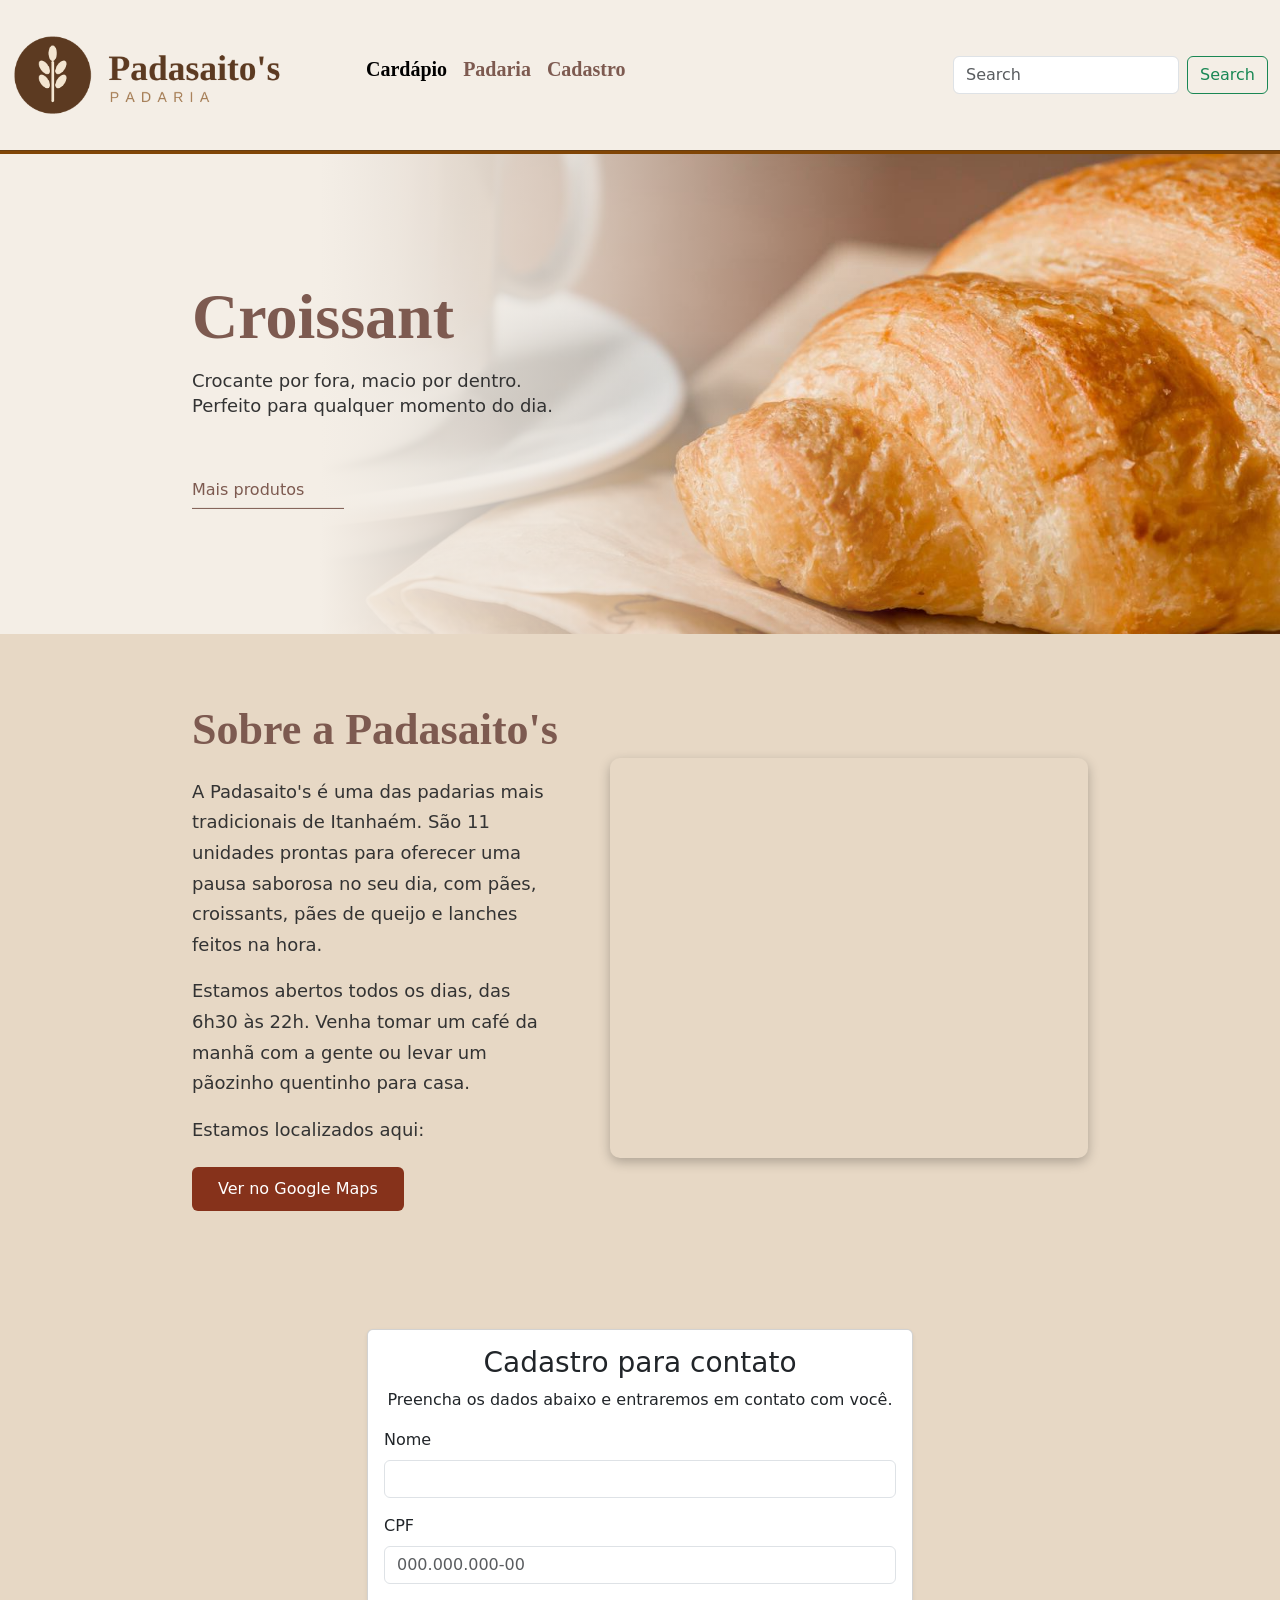
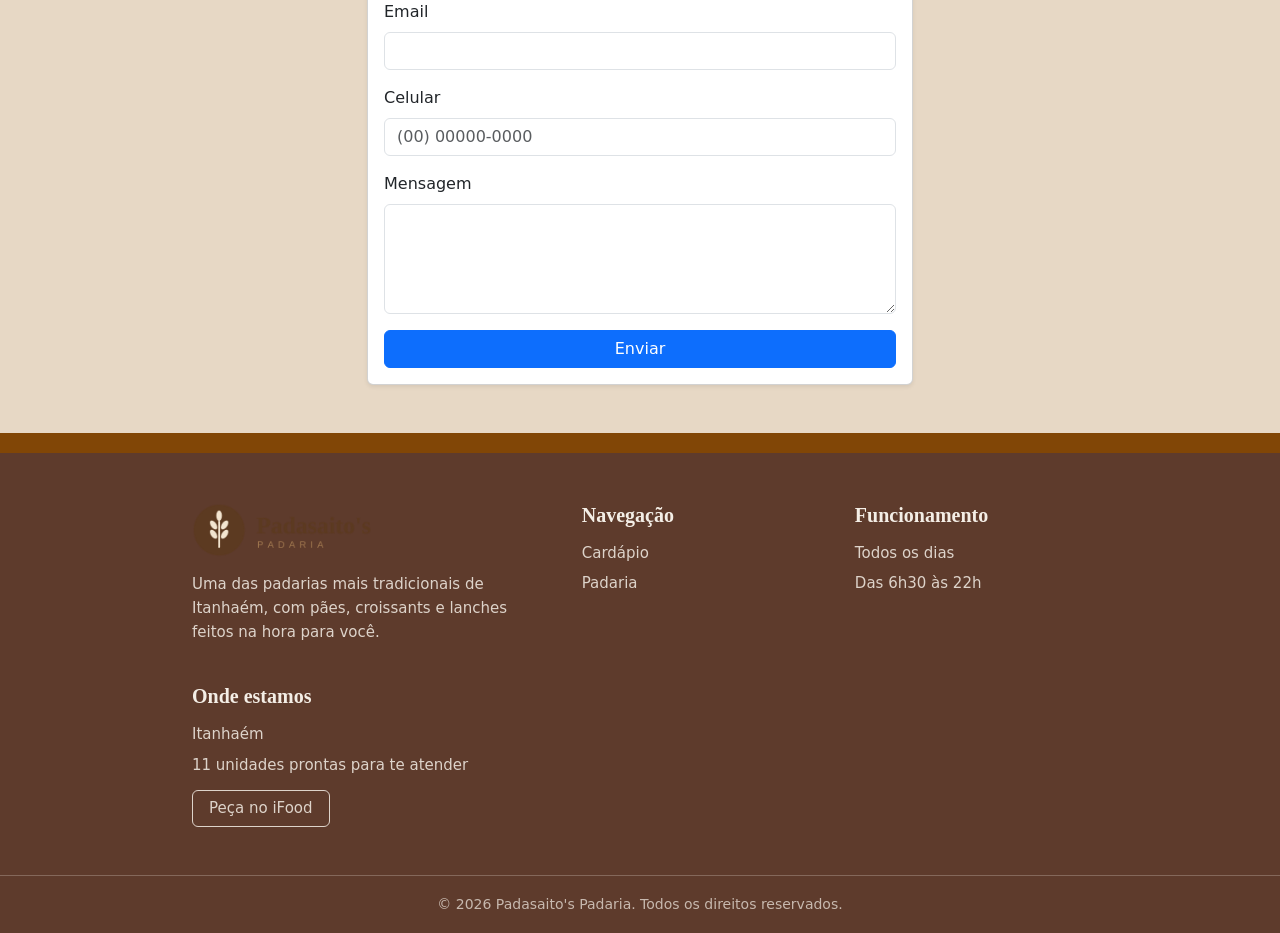
<file: PW1-Valentina/PW1-valentina/index.html>
<!DOCTYPE html>
<html lang="pt-br">
<head>
    <meta charset="UTF-8">
    <meta name="viewport" content="width=device-width, initial-scale=1">
    <link href="https://cdn.jsdelivr.net/npm/bootstrap@5.3.9/dist/css/bootstrap.min.css" rel="stylesheet" integrity="sha384-yEPZ7jP9S0QKiUQ0m3jjsO4ProIW7wvR9gXkI7JOGa2XVsw53Yke2bsdkBbjmmiX" crossorigin="anonymous">
    <script src="https://cdn.jsdelivr.net/npm/bootstrap@5.3.9/dist/js/bootstrap.bundle.min.js" integrity="sha384-WyOxWvTyr1QaMPfiPJSv76iReVthorl5uWlFtZPyK0IEB0hGzo9y5Bp9mYanr8Bu" crossorigin="anonymous"></script>
    <!-- jQuery -->
    <script src="https://code.jquery.com/jquery-3.6.0.min.js"></script>
    <title>Padasaito's</title>
    <link rel="stylesheet" href="style.css">
</head>
<body>

<nav class="navbar navbar-expand-lg">
    <div class="container-fluid">
        <a class="navbar-brand" href="#"><img class="logo" src="logo-padasaitos.png"></a>
        <button class="navbar-toggler" type="button" data-bs-toggle="collapse" data-bs-target="#navbarSupportedContent" aria-controls="navbarSupportedContent" aria-expanded="false" aria-label="Toggle navigation">
            <span class="navbar-toggler-icon"></span>
        </button>
        <div class="collapse navbar-collapse" id="navbarSupportedContent">
            <ul class="navbar-nav me-auto mb-2 mb-lg-0">
                <li class="nav-item">
                    <a class="nav-link active" aria-current="page" href="cardapio.html">Cardápio</a>
                </li>
                <li class="nav-item">
                    <a class="nav-link" href="#padaria">Padaria</a>
                </li>
                <li class="nav-item">
                    <a class="nav-link" href="#cadastro">Cadastro</a>
                </li>
            </ul>
            <form class="d-flex" role="search">
                <input class="form-control me-2" type="search" placeholder="Search" aria-label="Search"/>
                <button class="btn btn-outline-success" type="submit">Search</button>
            </form>
        </div>
    </div>
</nav>

<div class="linha">
    <hr>
</div>

<div class="croissant">
    <img src="croissantcafe.jpg" alt="Croissant">

    <div class="croissant-conteudo">
        <h1>Croissant</h1>
        <p>Crocante por fora, macio por dentro.<br>Perfeito para qualquer momento do dia.</p>
        <a href="cardapio.html" class="btn-mais-produtos">Mais produtos</a>
    </div>
</div>

<section class="padaria" id="padaria">

    <div class="padaria-texto">
        <h2>Sobre a Padasaito's</h2>
        <p>A Padasaito's é uma das padarias mais tradicionais de Itanhaém. São 11 unidades prontas para oferecer uma pausa saborosa no seu dia, com pães, croissants, pães de queijo e lanches feitos na hora.</p>
        <p>Estamos abertos todos os dias, das 6h30 às 22h. Venha tomar um café da manhã com a gente ou levar um pãozinho quentinho para casa.</p>
        <p>Estamos localizados aqui:</p>
        <a href="https://share.google/FZHrQccn0b3sT4e96" target="_blank" rel="noopener" class="btn-mapa">Ver no Google Maps</a>
    </div>

    <div class="padaria-mapa">
        <iframe src="https://www.google.com/maps?q=Padasaito%27s+Padaria+Itanh%C3%A1em&output=embed" title="Localização da Padasaito's Padaria" loading="lazy" referrerpolicy="no-referrer-when-downgrade" allowfullscreen></iframe>
    </div>

</section>

<!-- Formulário de cadastro -->
<div class="container mt-5 mb-5" id="cadastro">
    <div class="row justify-content-center">
        <div class="col-md-6">

            <div class="card shadow-sm">
                <div class="card-body">

                    <h3 class="mb-2 text-center">Cadastro para contato</h3>
                    <p class="text-center">Preencha os dados abaixo e entraremos em contato com você.</p>

                    <form id="formCadastro">

                        <div class="mb-3">
                            <label for="nome" class="form-label">Nome</label>
                            <input type="text" class="form-control" id="nome">
                        </div>

                        <div class="mb-3">
                            <label for="cpf" class="form-label">CPF</label>
                            <input type="text" class="form-control" id="cpf" maxlength="14" placeholder="000.000.000-00">
                        </div>

                        <div class="mb-3">
                            <label for="email" class="form-label">Email</label>
                            <input type="email" class="form-control" id="email">
                        </div>

                        <div class="mb-3">
                            <label for="celular" class="form-label">Celular</label>
                            <input type="text" class="form-control" id="celular" maxlength="15" placeholder="(00) 00000-0000">
                        </div>

                        <div class="mb-3">
                            <label for="mensagem" class="form-label">Mensagem</label>
                            <textarea class="form-control" id="mensagem" rows="4"></textarea>
                        </div>

                        <button type="submit" class="btn btn-primary w-100">Enviar</button>

                    </form>

                </div>
            </div>

        </div>
    </div>
</div>

<!-- Modal de sucesso -->
<div class="modal fade" id="modalSucesso" tabindex="-1">
    <div class="modal-dialog modal-dialog-centered">
        <div class="modal-content">
            <div class="modal-header">
                <h5 class="modal-title">Cadastro realizado</h5>
                <button type="button" class="btn-close" data-bs-dismiss="modal"></button>
            </div>
            <div class="modal-body">
                <p id="msgSucesso"></p>
            </div>
            <div class="modal-footer">
                <button type="button" class="btn btn-secondary" data-bs-dismiss="modal">Fechar</button>
            </div>
        </div>
    </div>
</div>

<footer class="footer">
    <div class="footer-container">

        <div class="footer-col footer-marca">
            <img class="footer-logo" src="logo-padasaitos.png" alt="Padasaito's Padaria">
            <p>Uma das padarias mais tradicionais de Itanhaém, com pães, croissants e lanches feitos na hora para você.</p>
        </div>

        <div class="footer-col">
            <h3>Navegação</h3>
            <ul>
                <li><a href="cardapio.html">Cardápio</a></li>
                <li><a href="#padaria">Padaria</a></li>
            </ul>
        </div>

        <div class="footer-col">
            <h3>Funcionamento</h3>
            <ul>
                <li>Todos os dias</li>
                <li>Das 6h30 às 22h</li>
            </ul>
        </div>

        <div class="footer-col">
            <h3>Onde estamos</h3>
            <ul>
                <li>Itanhaém</li>
                <li>11 unidades prontas para te atender</li>
                <li><a href="#" class="footer-ifood">Peça no iFood</a></li>
            </ul>
        </div>

    </div>

    <div class="footer-copy">
        <p>&copy; 2026 Padasaito's Padaria. Todos os direitos reservados.</p>
    </div>
</footer>


<script>
$(document).ready(function () {

   
    $("#cpf").on("input", function () {
        let cpf = $(this).val().replace(/\D/g, "");
        cpf = cpf.replace(/(\d{3})(\d)/, "$1.$2");
        cpf = cpf.replace(/(\d{3})(\d)/, "$1.$2");
        cpf = cpf.replace(/(\d{3})(\d{1,2})$/, "$1-$2");
        $(this).val(cpf);
    });

    
    $("#celular").on("input", function () {
        let cel = $(this).val().replace(/\D/g, "");
        cel = cel.replace(/^(\d{2})(\d)/, "($1) $2");
        cel = cel.replace(/(\d{5})(\d)/, "$1-$2");
        $(this).val(cel);
    });

    $("#formCadastro").on("submit", function (e) {
        e.preventDefault();

        let nome = $("#nome").val().trim();
        let cpf = $("#cpf").val().trim();
        let email = $("#email").val().trim();
        let celular = $("#celular").val().trim();
        let mensagem = $("#mensagem").val().trim();

        let tudoOk = true;

        
        if (nome.length < 3) {
            $("#nome").addClass("is-invalid").removeClass("is-valid");
            tudoOk = false;
        } else {
            $("#nome").addClass("is-valid").removeClass("is-invalid");
        }

      
        if (cpf.length !== 14) {
            $("#cpf").addClass("is-invalid").removeClass("is-valid");
            tudoOk = false;
        } else {
            $("#cpf").addClass("is-valid").removeClass("is-invalid");
        }

        
        if (email.indexOf("@") === -1 || email.indexOf(".") === -1) {
            $("#email").addClass("is-invalid").removeClass("is-valid");
            tudoOk = false;
        } else {
            $("#email").addClass("is-valid").removeClass("is-invalid");
        }

     
        if (celular.length !== 15) {
            $("#celular").addClass("is-invalid").removeClass("is-valid");
            tudoOk = false;
        } else {
            $("#celular").addClass("is-valid").removeClass("is-invalid");
        }

      
        if (mensagem.length < 10) {
            $("#mensagem").addClass("is-invalid").removeClass("is-valid");
            tudoOk = false;
        } else {
            $("#mensagem").addClass("is-valid").removeClass("is-invalid");
        }

    
        if (tudoOk === false) {
            return;
        }

      
        $("#msgSucesso").text("Cadastro realizado com sucesso! Bem-vindo, " + nome + ".");
        let modal = new bootstrap.Modal($("#modalSucesso")[0]);
        modal.show();
    });

});
</script>
</body>
</html>
</file>
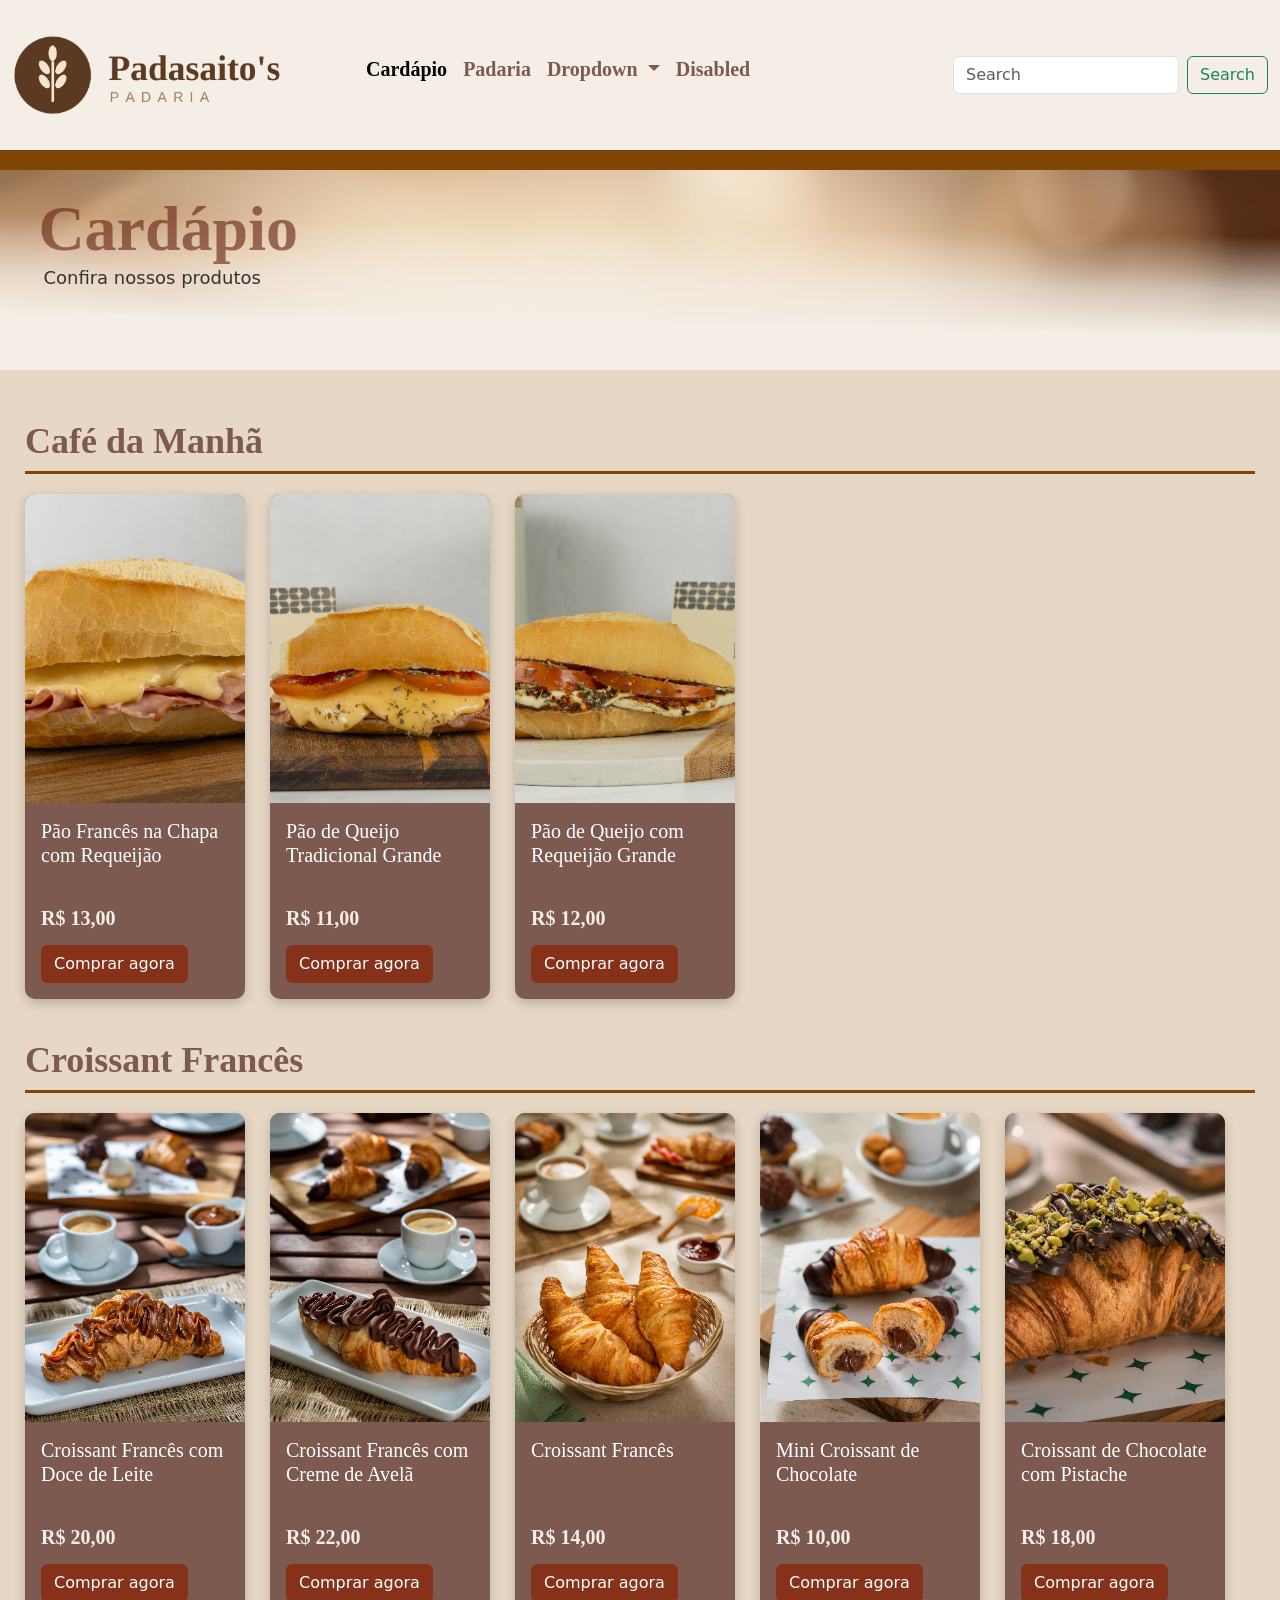
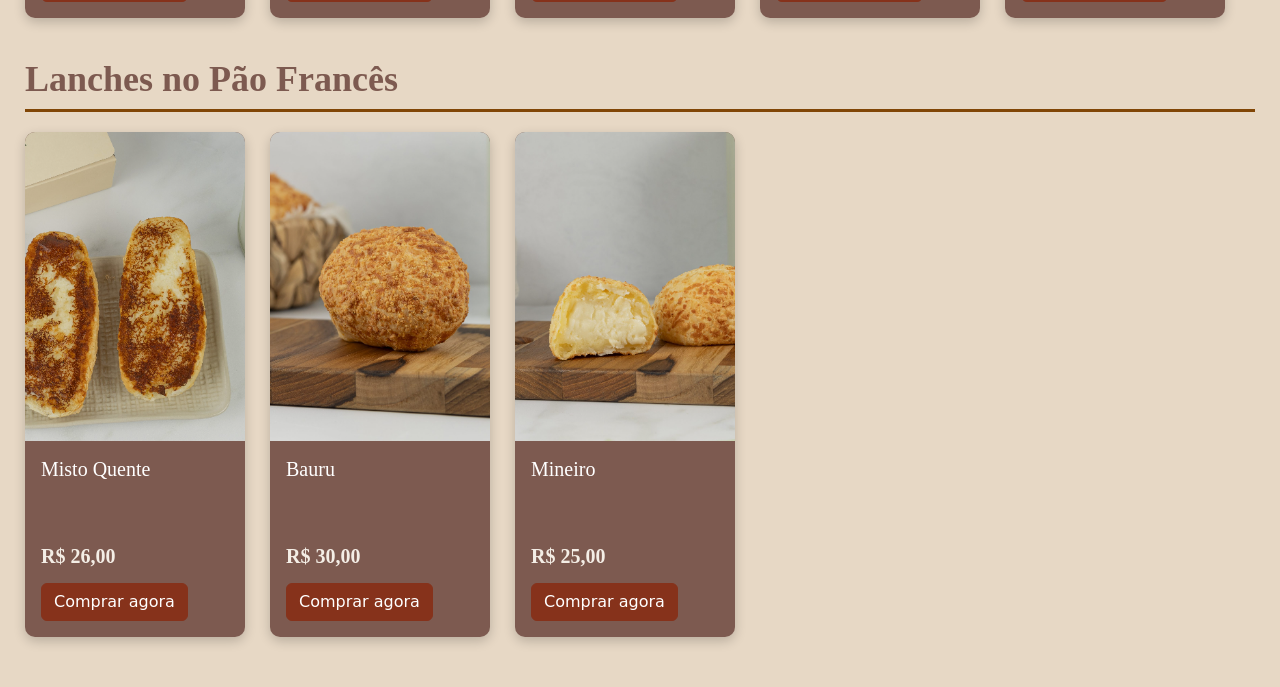
<file: PW1-Valentina/PW1-valentina/cardapio.html>
<!DOCTYPE html>
<html lang="pt-br">
<head>
    <meta charset="UTF-8">
    <meta name="viewport" content="width=device-width, initial-scale=1">
  <link href="https://cdn.jsdelivr.net/npm/bootstrap@5.3.9/dist/css/bootstrap.min.css" rel="stylesheet" integrity="sha384-yEPZ7jP9S0QKiUQ0m3jjsO4ProIW7wvR9gXkI7JOGa2XVsw53Yke2bsdkBbjmmiX" crossorigin="anonymous">
<script src="https://cdn.jsdelivr.net/npm/bootstrap@5.3.9/dist/js/bootstrap.bundle.min.js" integrity="sha384-WyOxWvTyr1QaMPfiPJSv76iReVthorl5uWlFtZPyK0IEB0hGzo9y5Bp9mYanr8Bu" crossorigin="anonymous"></script>
    <title>Site</title>
     <link rel="stylesheet" href="style2.css">
</head>
<body>

   <nav class="navbar navbar-expand-lg">
  <div class="container-fluid">
    <a class="navbar-brand" href="#"><img class="logo" src="logo-padasaitos.png"></a>
    <button class="navbar-toggler" type="button" data-bs-toggle="collapse" data-bs-target="#navbarSupportedContent" aria-controls="navbarSupportedContent" aria-expanded="false" aria-label="Toggle navigation">
      <span class="navbar-toggler-icon"></span>
    </button>
    <div class="collapse navbar-collapse" id="navbarSupportedContent">
      <ul class="navbar-nav me-auto mb-2 mb-lg-0">
        <li class="nav-item">
          <a class="nav-link active" aria-current="page" href="#">Cardápio</a>
        </li>
        <li class="nav-item">
          <a class="nav-link" href="#">Padaria</a>
        </li>
        <li class="nav-item dropdown">
          <a class="nav-link dropdown-toggle" href="#" role="button" data-bs-toggle="dropdown" aria-expanded="false">
            Dropdown
          </a>
          <ul class="dropdown-menu">
            <li><a class="dropdown-item" href="#">Action</a></li>
            <li><a class="dropdown-item" href="#">Another action</a></li>
            <li><hr class="dropdown-divider"></li>
            <li><a class="dropdown-item" href="#">Something else here</a></li>
          </ul>
        </li>
        <li class="nav-item">
          <a class="nav-link disabled" aria-disabled="true">Disabled</a>
        </li>
      </ul>
      <form class="d-flex" role="search">
        <input class="form-control me-2" type="search" placeholder="Search" aria-label="Search"/>
        <button class="btn btn-outline-success" type="submit">Search</button>
      </form>
    </div>
  </div>
</nav>

<div class="linha">
    <hr>
</div>
<div class="cardapio">
    <img src="cardapio.jpg" alt="Croissant">

    <div class="cardapio-conteudo">
        <h1>Cardápio</h1>
        <p>Confira nossos produtos</p>
    </div>
</div>

<main class="container-cardapio">

  
  <section class="categoria" id="cafe-da-manha">
    <h2 class="categoria-titulo">Café da Manhã</h2>
    <div class="produtos">

      <div class="card">
        <img src="pao-frances-na-chapa-com-requeijao.png" class="card-img-top" alt="Pão Francês na Chapa com Requeijão">
        <div class="card-body">
          <h5 class="card-title">Pão Francês na Chapa com Requeijão</h5>
          <p class="card-preco">R$ 13,00</p>
          <a href="pada1.html" class="btn btn-primary">Comprar agora</a>
        </div>
      </div>

      <div class="card">
        <img src="pao-de-queijo-tradicional-grande.png" class="card-img-top" alt="Pão de Queijo Tradicional Grande">
        <div class="card-body">
          <h5 class="card-title">Pão de Queijo Tradicional Grande</h5>
          <p class="card-preco">R$ 11,00</p>
          <a href="pada2.html" class="btn btn-primary">Comprar agora</a>
        </div>
      </div>

      <div class="card">
        <img src="pao-de-queijo-com-requeijao-grande.png" class="card-img-top" alt="Pão de Queijo com Requeijão Grande">
        <div class="card-body">
          <h5 class="card-title">Pão de Queijo com Requeijão Grande</h5>
          <p class="card-preco">R$ 12,00</p>
          <a href="pada3.html" class="btn btn-primary">Comprar agora</a>
        </div>
      </div>

    </div>
  </section>


  <section class="categoria" id="croissants">
    <h2 class="categoria-titulo">Croissant Francês</h2>
    <div class="produtos">

      <div class="card">
        <img src="croissant-doce-de-leite.png" class="card-img-top" alt="Croissant Francês com Doce de Leite">
        <div class="card-body">
          <h5 class="card-title">Croissant Francês com Doce de Leite</h5>
          <p class="card-preco">R$ 20,00</p>
          <a href="pada4.html" class="btn btn-primary">Comprar agora</a>
        </div>
      </div>

      <div class="card">
        <img src="croissant-creme-de-avela.png" class="card-img-top" alt="Croissant Francês com Creme de Avelã">
        <div class="card-body">
          <h5 class="card-title">Croissant Francês com Creme de Avelã</h5>
          <p class="card-preco">R$ 22,00</p>
          <a href="pada5.html" class="btn btn-primary">Comprar agora</a>
        </div>
      </div>

      <div class="card">
        <img src="croissant-frances.png" class="card-img-top" alt="Croissant Francês">
        <div class="card-body">
          <h5 class="card-title">Croissant Francês</h5>
          <p class="card-preco">R$ 14,00</p>
          <a href="pada6.html" class="btn btn-primary">Comprar agora</a>
        </div>
      </div>

      <div class="card">
        <img src="mini-croissant-de-chocolate.png" class="card-img-top" alt="Mini Croissant de Chocolate">
        <div class="card-body">
          <h5 class="card-title">Mini Croissant de Chocolate</h5>
          <p class="card-preco">R$ 10,00</p>
          <a href="pada7.html" class="btn btn-primary">Comprar agora</a>
        </div>
      </div>

      <div class="card">
        <img src="croissant-de-chocolate-com-pistache.png" class="card-img-top" alt="Croissant de Chocolate com Pistache">
        <div class="card-body">
          <h5 class="card-title">Croissant de Chocolate com Pistache</h5>
          <p class="card-preco">R$ 18,00</p>
          <a href="pada8.html" class="btn btn-primary">Comprar agora</a>
        </div>
      </div>

    </div>
  </section>

 
  <section class="categoria" id="lanches">
    <h2 class="categoria-titulo">Lanches no Pão Francês</h2>
    <div class="produtos">

      <div class="card">
        <img src="misto-quente.png" class="card-img-top" alt="Misto Quente">
        <div class="card-body">
          <h5 class="card-title">Misto Quente</h5>
          <p class="card-preco">R$ 26,00</p>
          <a href="pada9.html" class="btn btn-primary">Comprar agora</a>
        </div>
      </div>

      <div class="card">
        <img src="bauru.png" class="card-img-top" alt="Bauru">
        <div class="card-body">
          <h5 class="card-title">Bauru</h5>
          <p class="card-preco">R$ 30,00</p>
          <a href="pada10.html" class="btn btn-primary">Comprar agora</a>
        </div>
      </div>

      <div class="card">
        <img src="mineiro.png" class="card-img-top" alt="Mineiro">
        <div class="card-body">
          <h5 class="card-title">Mineiro</h5>
          <p class="card-preco">R$ 25,00</p>
          <a href="pada11.html" class="btn btn-primary">Comprar agora</a>
        </div>
      </div>

    </div>
  </section>

</main>

<script src="https://cdn.jsdelivr.net/npm/@popperjs/core@2.11.8/dist/umd/popper.min.js" integrity="sha384-I7E8VVD/ismYTF4hNIPjVp/Zjvgyol6VFvRkX/vR+Vc4jQkC+hVqc2pM8ODewa9r" crossorigin="anonymous"></script>
<script src="https://cdn.jsdelivr.net/npm/bootstrap@5.3.9/dist/js/bootstrap.min.js" integrity="sha384-89aa4glufciPv46aKltztWQEmk+Tu9W2RhzXr6VcnUUEub7F8+06RcL2RYLCOHUq" crossorigin="anonymous"></script>
</body>
</html>
</file>
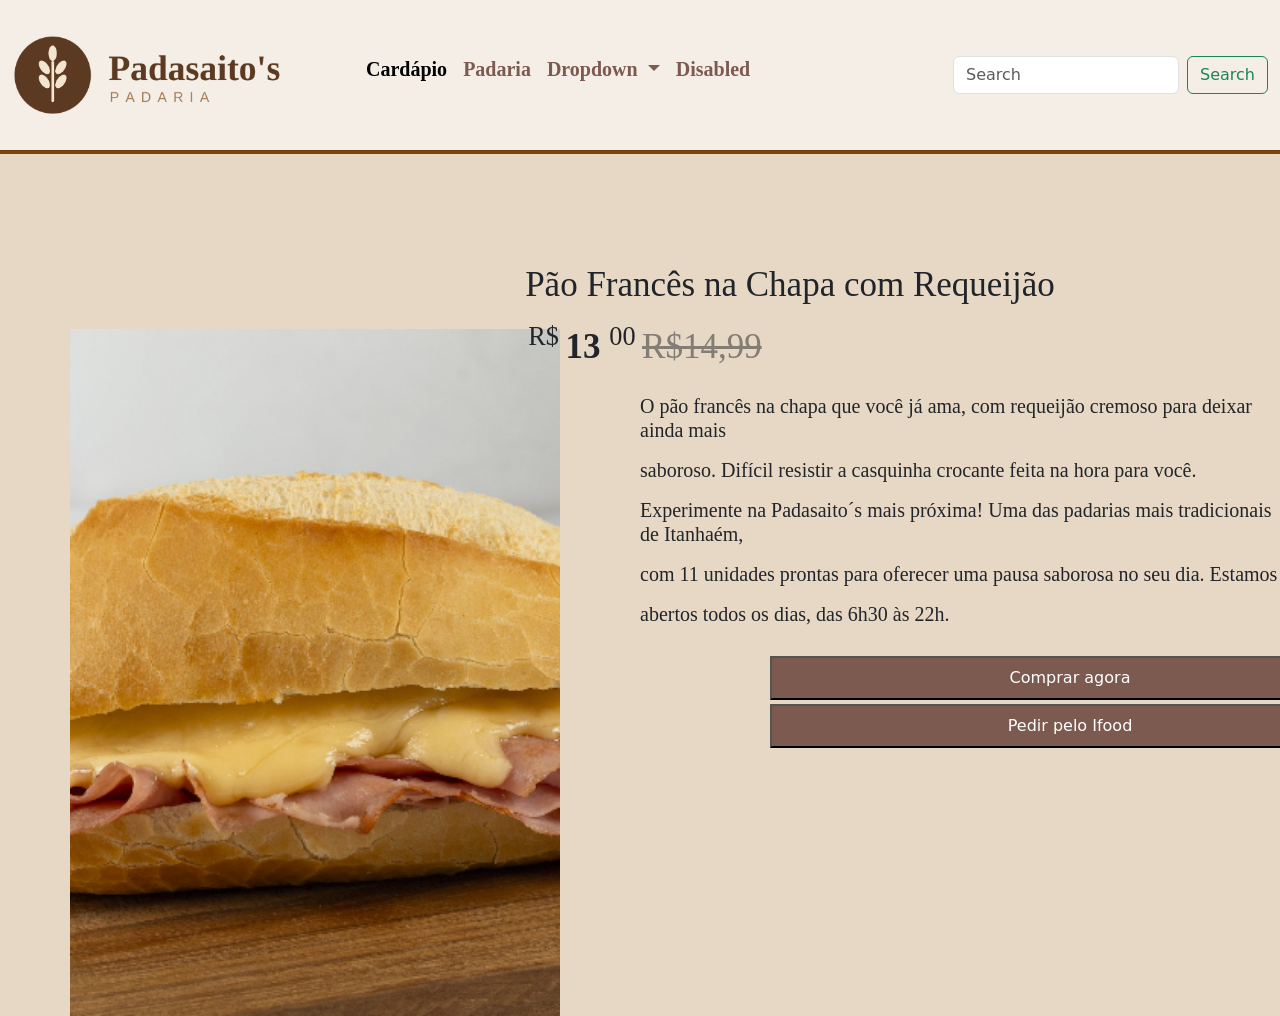
<file: PW1-Valentina/PW1-valentina/pada1.html>
<!DOCTYPE html>
<html lang="pt-br">
<head>
    <meta charset="UTF-8">
  <link href="https://cdn.jsdelivr.net/npm/bootstrap@5.3.9/dist/css/bootstrap.min.css" rel="stylesheet" integrity="sha384-yEPZ7jP9S0QKiUQ0m3jjsO4ProIW7wvR9gXkI7JOGa2XVsw53Yke2bsdkBbjmmiX" crossorigin="anonymous">
<script src="https://cdn.jsdelivr.net/npm/bootstrap@5.3.9/dist/js/bootstrap.bundle.min.js" integrity="sha384-WyOxWvTyr1QaMPfiPJSv76iReVthorl5uWlFtZPyK0IEB0hGzo9y5Bp9mYanr8Bu" crossorigin="anonymous"></script>
    <title>Site</title>
     <link rel="stylesheet" href="style.css">
     <link rel="stylesheet" href="stylepada1.css">
</head>
<body>

   <nav class="navbar navbar-expand-lg">
  <div class="container-fluid">
    <a class="navbar-brand" href="#"><img class="logo" src="logo-padasaitos.png"></a>
    <button class="navbar-toggler" type="button" data-bs-toggle="collapse" data-bs-target="#navbarSupportedContent" aria-controls="navbarSupportedContent" aria-expanded="false" aria-label="Toggle navigation">
      <span class="navbar-toggler-icon"></span>
    </button>
    <div class="collapse navbar-collapse" id="navbarSupportedContent">
      <ul class="navbar-nav me-auto mb-2 mb-lg-0">
        <li class="nav-item">
          <a class="nav-link active" aria-current="page" href="#">Cardápio</a>
        </li>
        <li class="nav-item">
          <a class="nav-link" href="#">Padaria</a>
        </li>
        <li class="nav-item dropdown">
          <a class="nav-link dropdown-toggle" href="#" role="button" data-bs-toggle="dropdown" aria-expanded="false">
            Dropdown
          </a>
          <ul class="dropdown-menu">
            <li><a class="dropdown-item" href="#">Action</a></li>
            <li><a class="dropdown-item" href="#">Another action</a></li>
            <li><hr class="dropdown-divider"></li>
            <li><a class="dropdown-item" href="#">Something else here</a></li>
          </ul>
        </li>
        <li class="nav-item">
          <a class="nav-link disabled" aria-disabled="true">Disabled</a>
        </li>
      </ul>
      <form class="d-flex" role="search">
        <input class="form-control me-2" type="search" placeholder="Search" aria-label="Search"/>
        <button class="btn btn-outline-success" type="submit">Search</button>
      </form>
    </div>
  </div>
</nav>

<div class="linha">
    <hr>
</div>

<div class="card-body">
    <h4 class="card-title">Pão Francês na Chapa com Requeijão</h4>
        <div class="preco">
   <sup> R$ </sup> <b>13</b> <sup> 00 </sup> <span class="desconto">R$14,99</span>
        </div>


<div class="card-body1">
    <h4 class="card-titlee">O pão francês na chapa que você já ama, com requeijão cremoso para deixar ainda mais <p></p> saboroso. Difícil resistir a casquinha crocante feita na hora para você. <p></p> <p></p>
Experimente na Padasaito´s mais próxima! Uma das padarias mais tradicionais de Itanhaém, <p></p> com 11 unidades prontas para oferecer uma pausa saborosa no seu dia. Estamos <p></p> abertos todos os dias, das 6h30 às 22h.</h4>

        </div>

        <div class="comprar">
    <button>Comprar agora</button>
</div>

<div class="ifood">
    <p><button>Pedir pelo Ifood</button></p>
</div>




<img class="img" src="pao-frances-na-chapa-com-requeijao.png">



</div>
</file>
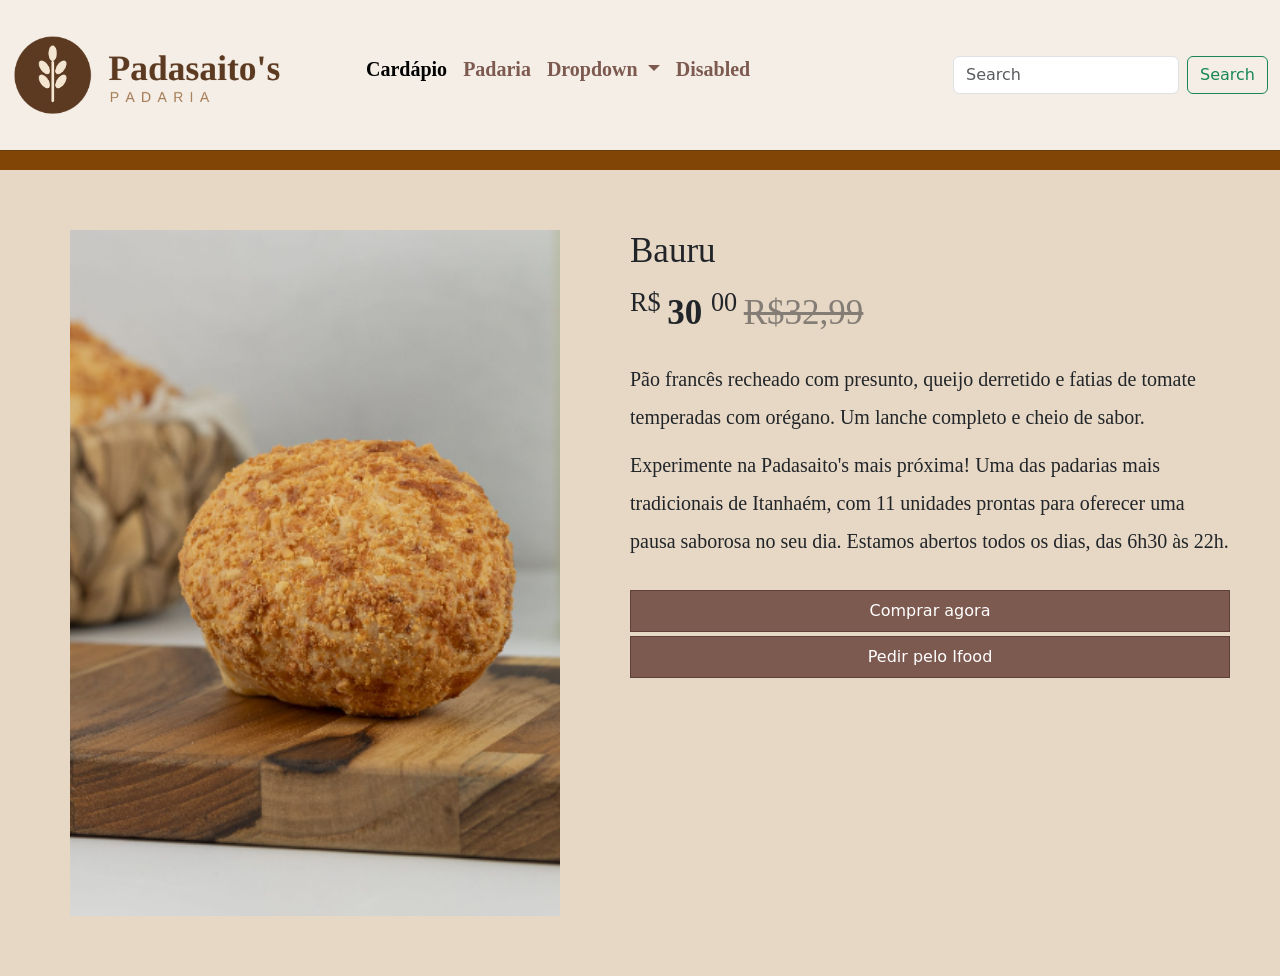
<file: PW1-Valentina/PW1-valentina/pada10.html>
<!DOCTYPE html>
<html lang="pt-br">
<head>
    <meta charset="UTF-8">
    <meta name="viewport" content="width=device-width, initial-scale=1">
  <link href="https://cdn.jsdelivr.net/npm/bootstrap@5.3.9/dist/css/bootstrap.min.css" rel="stylesheet" integrity="sha384-yEPZ7jP9S0QKiUQ0m3jjsO4ProIW7wvR9gXkI7JOGa2XVsw53Yke2bsdkBbjmmiX" crossorigin="anonymous">
<script src="https://cdn.jsdelivr.net/npm/bootstrap@5.3.9/dist/js/bootstrap.bundle.min.js" integrity="sha384-WyOxWvTyr1QaMPfiPJSv76iReVthorl5uWlFtZPyK0IEB0hGzo9y5Bp9mYanr8Bu" crossorigin="anonymous"></script>
    <title>Bauru | Padasaito's</title>
     <link rel="stylesheet" href="style2.css">
     <link rel="stylesheet" href="stylepada10.css">
</head>
<body>

   <nav class="navbar navbar-expand-lg">
  <div class="container-fluid">
    <a class="navbar-brand" href="index.html"><img class="logo" src="logo-padasaitos.png"></a>
    <button class="navbar-toggler" type="button" data-bs-toggle="collapse" data-bs-target="#navbarSupportedContent" aria-controls="navbarSupportedContent" aria-expanded="false" aria-label="Toggle navigation">
      <span class="navbar-toggler-icon"></span>
    </button>
    <div class="collapse navbar-collapse" id="navbarSupportedContent">
      <ul class="navbar-nav me-auto mb-2 mb-lg-0">
        <li class="nav-item">
          <a class="nav-link active" aria-current="page" href="index.html">Cardápio</a>
        </li>
        <li class="nav-item">
          <a class="nav-link" href="#">Padaria</a>
        </li>
        <li class="nav-item dropdown">
          <a class="nav-link dropdown-toggle" href="#" role="button" data-bs-toggle="dropdown" aria-expanded="false">
            Dropdown
          </a>
          <ul class="dropdown-menu">
            <li><a class="dropdown-item" href="#">Action</a></li>
            <li><a class="dropdown-item" href="#">Another action</a></li>
            <li><hr class="dropdown-divider"></li>
            <li><a class="dropdown-item" href="#">Something else here</a></li>
          </ul>
        </li>
        <li class="nav-item">
          <a class="nav-link disabled" aria-disabled="true">Disabled</a>
        </li>
      </ul>
      <form class="d-flex" role="search">
        <input class="form-control me-2" type="search" placeholder="Search" aria-label="Search"/>
        <button class="btn btn-outline-success" type="submit">Search</button>
      </form>
    </div>
  </div>
</nav>

<div class="linha">
    <hr>
</div>

<main class="produto">

    <div class="produto-foto">
        <img class="img" src="bauru.png" alt="Bauru">
    </div>

    <div class="produto-info">
        <h1 class="produto-titulo">Bauru</h1>

        <div class="preco">
            <sup> R$ </sup> <b>30</b> <sup> 00 </sup> <span class="desconto">R$32,99</span>
        </div>

        <div class="produto-descricao">
            <p>Pão francês recheado com presunto, queijo derretido e fatias de tomate temperadas com orégano. Um lanche completo e cheio de sabor.</p>
            <p>Experimente na Padasaito's mais próxima! Uma das padarias mais tradicionais de Itanhaém, com 11 unidades prontas para oferecer uma pausa saborosa no seu dia. Estamos abertos todos os dias, das 6h30 às 22h.</p>
        </div>

        <div class="comprar">
            <button>Comprar agora</button>
        </div>

        <div class="ifood">
            <button>Pedir pelo Ifood</button>
        </div>
    </div>

</main>

</body>
</html>
</file>
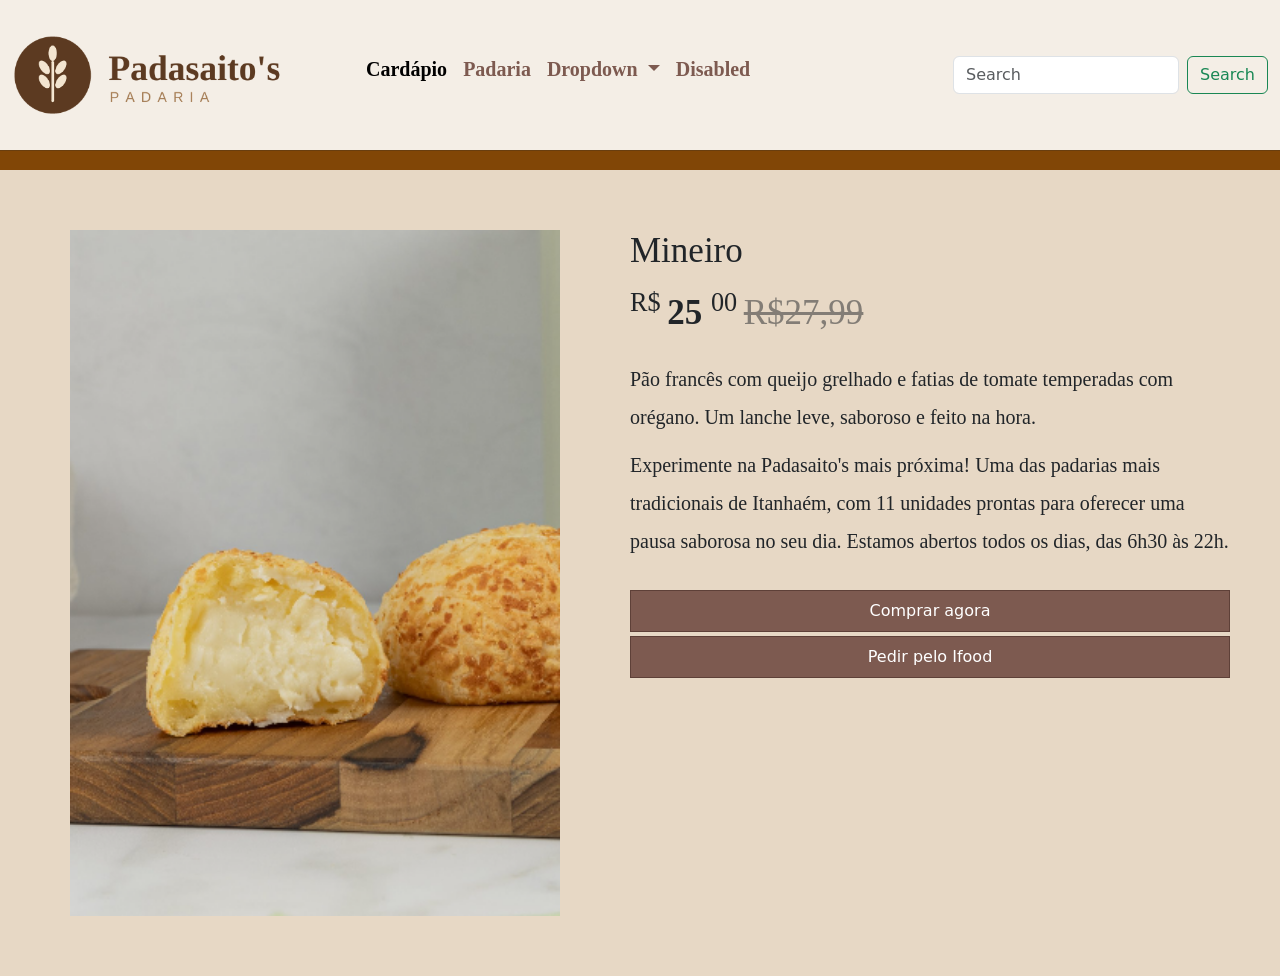
<file: PW1-Valentina/PW1-valentina/pada11.html>
<!DOCTYPE html>
<html lang="pt-br">
<head>
    <meta charset="UTF-8">
    <meta name="viewport" content="width=device-width, initial-scale=1">
  <link href="https://cdn.jsdelivr.net/npm/bootstrap@5.3.9/dist/css/bootstrap.min.css" rel="stylesheet" integrity="sha384-yEPZ7jP9S0QKiUQ0m3jjsO4ProIW7wvR9gXkI7JOGa2XVsw53Yke2bsdkBbjmmiX" crossorigin="anonymous">
<script src="https://cdn.jsdelivr.net/npm/bootstrap@5.3.9/dist/js/bootstrap.bundle.min.js" integrity="sha384-WyOxWvTyr1QaMPfiPJSv76iReVthorl5uWlFtZPyK0IEB0hGzo9y5Bp9mYanr8Bu" crossorigin="anonymous"></script>
    <title>Mineiro | Padasaito's</title>
     <link rel="stylesheet" href="style2.css">
     <link rel="stylesheet" href="stylepada11.css">
</head>
<body>

   <nav class="navbar navbar-expand-lg">
  <div class="container-fluid">
    <a class="navbar-brand" href="index.html"><img class="logo" src="logo-padasaitos.png"></a>
    <button class="navbar-toggler" type="button" data-bs-toggle="collapse" data-bs-target="#navbarSupportedContent" aria-controls="navbarSupportedContent" aria-expanded="false" aria-label="Toggle navigation">
      <span class="navbar-toggler-icon"></span>
    </button>
    <div class="collapse navbar-collapse" id="navbarSupportedContent">
      <ul class="navbar-nav me-auto mb-2 mb-lg-0">
        <li class="nav-item">
          <a class="nav-link active" aria-current="page" href="index.html">Cardápio</a>
        </li>
        <li class="nav-item">
          <a class="nav-link" href="#">Padaria</a>
        </li>
        <li class="nav-item dropdown">
          <a class="nav-link dropdown-toggle" href="#" role="button" data-bs-toggle="dropdown" aria-expanded="false">
            Dropdown
          </a>
          <ul class="dropdown-menu">
            <li><a class="dropdown-item" href="#">Action</a></li>
            <li><a class="dropdown-item" href="#">Another action</a></li>
            <li><hr class="dropdown-divider"></li>
            <li><a class="dropdown-item" href="#">Something else here</a></li>
          </ul>
        </li>
        <li class="nav-item">
          <a class="nav-link disabled" aria-disabled="true">Disabled</a>
        </li>
      </ul>
      <form class="d-flex" role="search">
        <input class="form-control me-2" type="search" placeholder="Search" aria-label="Search"/>
        <button class="btn btn-outline-success" type="submit">Search</button>
      </form>
    </div>
  </div>
</nav>

<div class="linha">
    <hr>
</div>

<main class="produto">

    <div class="produto-foto">
        <img class="img" src="mineiro.png" alt="Mineiro">
    </div>

    <div class="produto-info">
        <h1 class="produto-titulo">Mineiro</h1>

        <div class="preco">
            <sup> R$ </sup> <b>25</b> <sup> 00 </sup> <span class="desconto">R$27,99</span>
        </div>

        <div class="produto-descricao">
            <p>Pão francês com queijo grelhado e fatias de tomate temperadas com orégano. Um lanche leve, saboroso e feito na hora.</p>
            <p>Experimente na Padasaito's mais próxima! Uma das padarias mais tradicionais de Itanhaém, com 11 unidades prontas para oferecer uma pausa saborosa no seu dia. Estamos abertos todos os dias, das 6h30 às 22h.</p>
        </div>

        <div class="comprar">
            <button>Comprar agora</button>
        </div>

        <div class="ifood">
            <button>Pedir pelo Ifood</button>
        </div>
    </div>

</main>

</body>
</html>
</file>
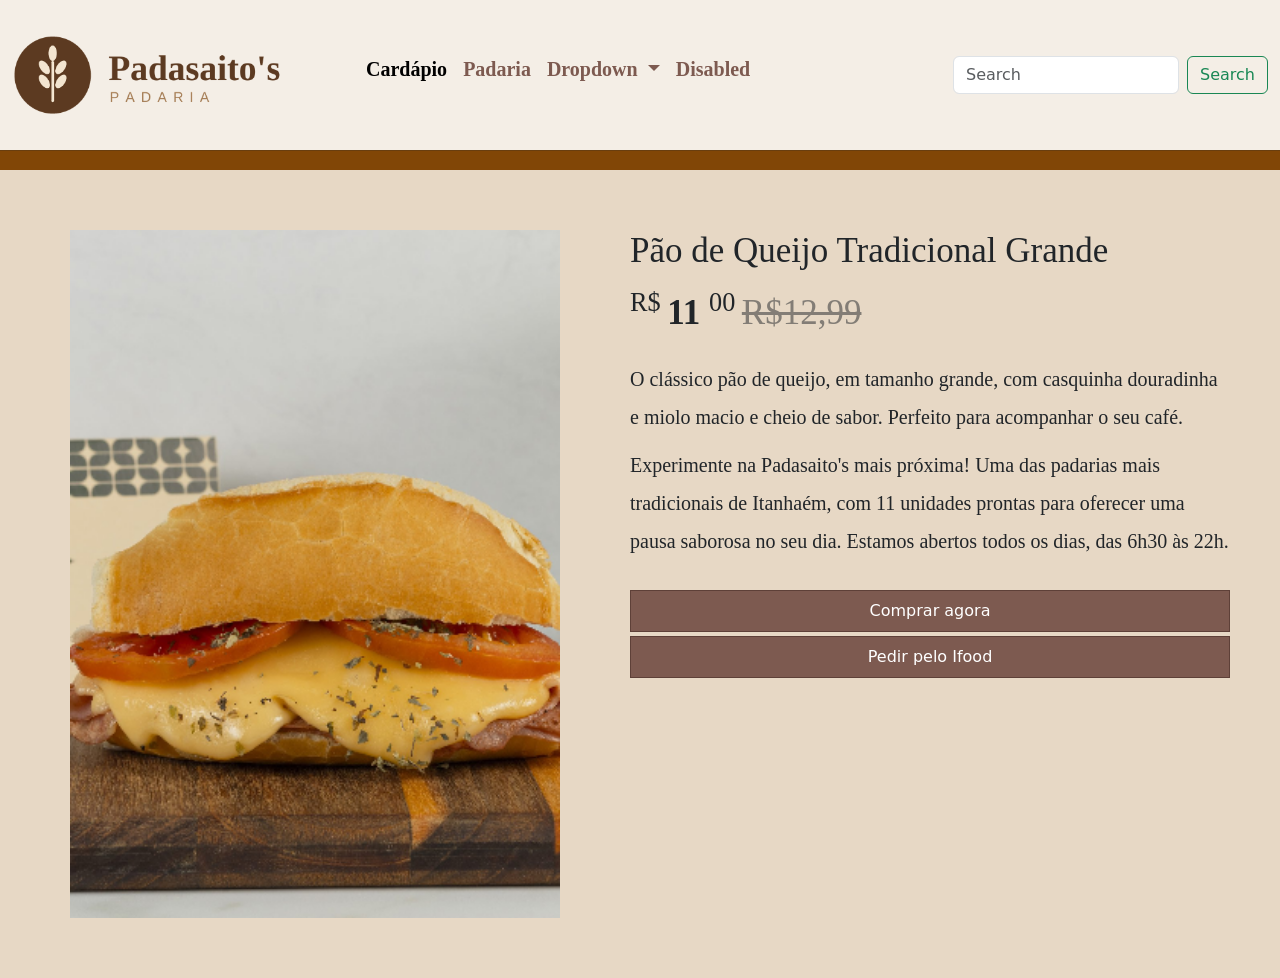
<file: PW1-Valentina/PW1-valentina/pada2.html>
<!DOCTYPE html>
<html lang="pt-br">
<head>
    <meta charset="UTF-8">
    <meta name="viewport" content="width=device-width, initial-scale=1">
  <link href="https://cdn.jsdelivr.net/npm/bootstrap@5.3.9/dist/css/bootstrap.min.css" rel="stylesheet" integrity="sha384-yEPZ7jP9S0QKiUQ0m3jjsO4ProIW7wvR9gXkI7JOGa2XVsw53Yke2bsdkBbjmmiX" crossorigin="anonymous">
<script src="https://cdn.jsdelivr.net/npm/bootstrap@5.3.9/dist/js/bootstrap.bundle.min.js" integrity="sha384-WyOxWvTyr1QaMPfiPJSv76iReVthorl5uWlFtZPyK0IEB0hGzo9y5Bp9mYanr8Bu" crossorigin="anonymous"></script>
    <title>Pão de Queijo Tradicional Grande | Padasaito's</title>
     <link rel="stylesheet" href="style2.css">
     <link rel="stylesheet" href="stylepada2.css">
</head>
<body>

   <nav class="navbar navbar-expand-lg">
  <div class="container-fluid">
    <a class="navbar-brand" href="index.html"><img class="logo" src="logo-padasaitos.png"></a>
    <button class="navbar-toggler" type="button" data-bs-toggle="collapse" data-bs-target="#navbarSupportedContent" aria-controls="navbarSupportedContent" aria-expanded="false" aria-label="Toggle navigation">
      <span class="navbar-toggler-icon"></span>
    </button>
    <div class="collapse navbar-collapse" id="navbarSupportedContent">
      <ul class="navbar-nav me-auto mb-2 mb-lg-0">
        <li class="nav-item">
          <a class="nav-link active" aria-current="page" href="index.html">Cardápio</a>
        </li>
        <li class="nav-item">
          <a class="nav-link" href="#">Padaria</a>
        </li>
        <li class="nav-item dropdown">
          <a class="nav-link dropdown-toggle" href="#" role="button" data-bs-toggle="dropdown" aria-expanded="false">
            Dropdown
          </a>
          <ul class="dropdown-menu">
            <li><a class="dropdown-item" href="#">Action</a></li>
            <li><a class="dropdown-item" href="#">Another action</a></li>
            <li><hr class="dropdown-divider"></li>
            <li><a class="dropdown-item" href="#">Something else here</a></li>
          </ul>
        </li>
        <li class="nav-item">
          <a class="nav-link disabled" aria-disabled="true">Disabled</a>
        </li>
      </ul>
      <form class="d-flex" role="search">
        <input class="form-control me-2" type="search" placeholder="Search" aria-label="Search"/>
        <button class="btn btn-outline-success" type="submit">Search</button>
      </form>
    </div>
  </div>
</nav>

<div class="linha">
    <hr>
</div>

<main class="produto">

    <div class="produto-foto">
        <img class="img" src="pao-de-queijo-tradicional-grande.png" alt="Pão de Queijo Tradicional Grande">
    </div>

    <div class="produto-info">
        <h1 class="produto-titulo">Pão de Queijo Tradicional Grande</h1>

        <div class="preco">
            <sup> R$ </sup> <b>11</b> <sup> 00 </sup> <span class="desconto">R$12,99</span>
        </div>

        <div class="produto-descricao">
            <p>O clássico pão de queijo, em tamanho grande, com casquinha douradinha e miolo macio e cheio de sabor. Perfeito para acompanhar o seu café.</p>
            <p>Experimente na Padasaito's mais próxima! Uma das padarias mais tradicionais de Itanhaém, com 11 unidades prontas para oferecer uma pausa saborosa no seu dia. Estamos abertos todos os dias, das 6h30 às 22h.</p>
        </div>

        <div class="comprar">
            <button>Comprar agora</button>
        </div>

        <div class="ifood">
            <button>Pedir pelo Ifood</button>
        </div>
    </div>

</main>

</body>
</html>
</file>
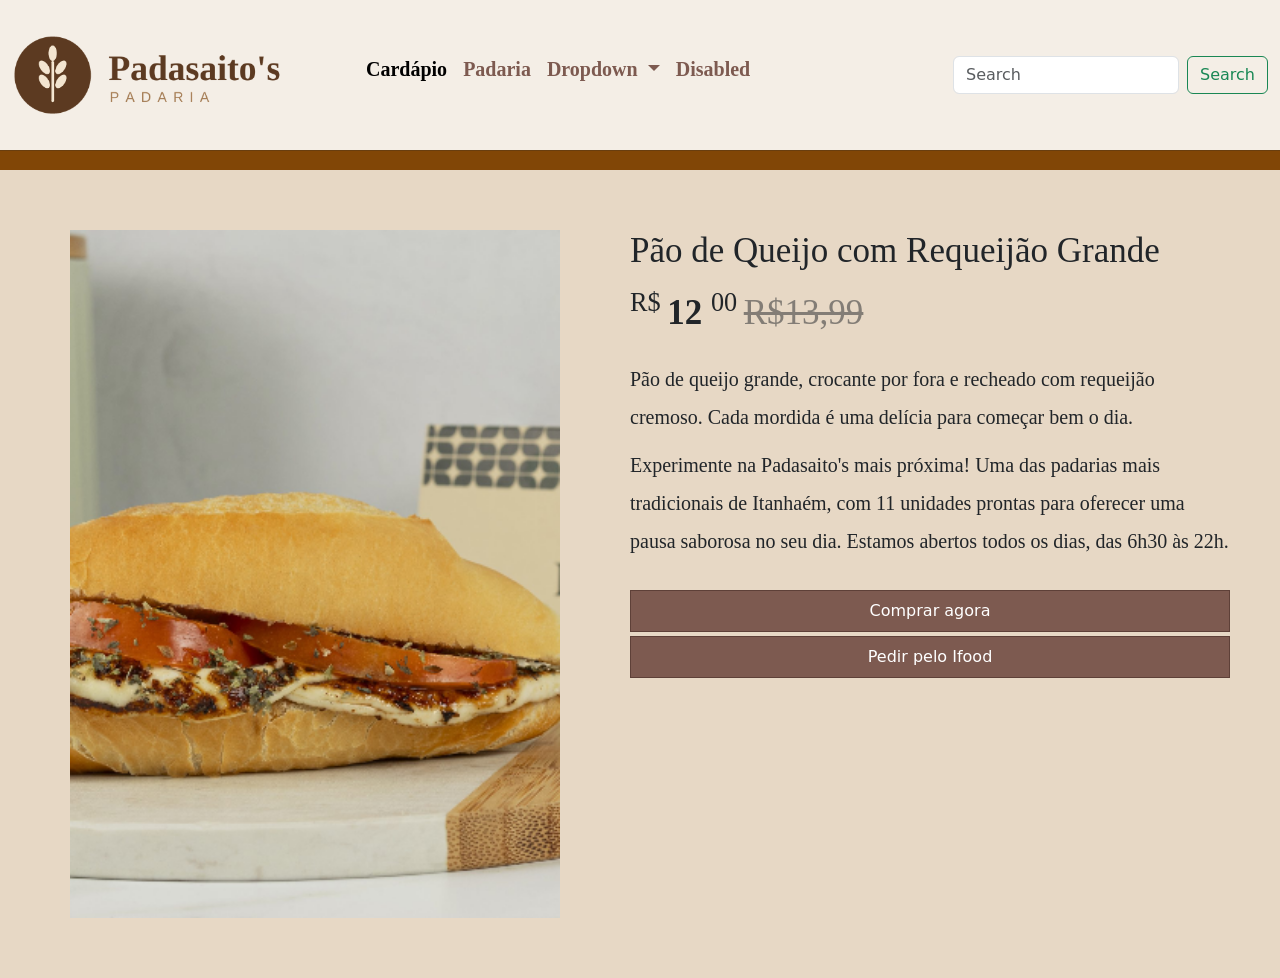
<file: PW1-Valentina/PW1-valentina/pada3.html>
<!DOCTYPE html>
<html lang="pt-br">
<head>
    <meta charset="UTF-8">
    <meta name="viewport" content="width=device-width, initial-scale=1">
  <link href="https://cdn.jsdelivr.net/npm/bootstrap@5.3.9/dist/css/bootstrap.min.css" rel="stylesheet" integrity="sha384-yEPZ7jP9S0QKiUQ0m3jjsO4ProIW7wvR9gXkI7JOGa2XVsw53Yke2bsdkBbjmmiX" crossorigin="anonymous">
<script src="https://cdn.jsdelivr.net/npm/bootstrap@5.3.9/dist/js/bootstrap.bundle.min.js" integrity="sha384-WyOxWvTyr1QaMPfiPJSv76iReVthorl5uWlFtZPyK0IEB0hGzo9y5Bp9mYanr8Bu" crossorigin="anonymous"></script>
    <title>Pão de Queijo com Requeijão Grande | Padasaito's</title>
     <link rel="stylesheet" href="style2.css">
     <link rel="stylesheet" href="stylepada3.css">
</head>
<body>

   <nav class="navbar navbar-expand-lg">
  <div class="container-fluid">
    <a class="navbar-brand" href="index.html"><img class="logo" src="logo-padasaitos.png"></a>
    <button class="navbar-toggler" type="button" data-bs-toggle="collapse" data-bs-target="#navbarSupportedContent" aria-controls="navbarSupportedContent" aria-expanded="false" aria-label="Toggle navigation">
      <span class="navbar-toggler-icon"></span>
    </button>
    <div class="collapse navbar-collapse" id="navbarSupportedContent">
      <ul class="navbar-nav me-auto mb-2 mb-lg-0">
        <li class="nav-item">
          <a class="nav-link active" aria-current="page" href="index.html">Cardápio</a>
        </li>
        <li class="nav-item">
          <a class="nav-link" href="#">Padaria</a>
        </li>
        <li class="nav-item dropdown">
          <a class="nav-link dropdown-toggle" href="#" role="button" data-bs-toggle="dropdown" aria-expanded="false">
            Dropdown
          </a>
          <ul class="dropdown-menu">
            <li><a class="dropdown-item" href="#">Action</a></li>
            <li><a class="dropdown-item" href="#">Another action</a></li>
            <li><hr class="dropdown-divider"></li>
            <li><a class="dropdown-item" href="#">Something else here</a></li>
          </ul>
        </li>
        <li class="nav-item">
          <a class="nav-link disabled" aria-disabled="true">Disabled</a>
        </li>
      </ul>
      <form class="d-flex" role="search">
        <input class="form-control me-2" type="search" placeholder="Search" aria-label="Search"/>
        <button class="btn btn-outline-success" type="submit">Search</button>
      </form>
    </div>
  </div>
</nav>

<div class="linha">
    <hr>
</div>

<main class="produto">

    <div class="produto-foto">
        <img class="img" src="pao-de-queijo-com-requeijao-grande.png" alt="Pão de Queijo com Requeijão Grande">
    </div>

    <div class="produto-info">
        <h1 class="produto-titulo">Pão de Queijo com Requeijão Grande</h1>

        <div class="preco">
            <sup> R$ </sup> <b>12</b> <sup> 00 </sup> <span class="desconto">R$13,99</span>
        </div>

        <div class="produto-descricao">
            <p>Pão de queijo grande, crocante por fora e recheado com requeijão cremoso. Cada mordida é uma delícia para começar bem o dia.</p>
            <p>Experimente na Padasaito's mais próxima! Uma das padarias mais tradicionais de Itanhaém, com 11 unidades prontas para oferecer uma pausa saborosa no seu dia. Estamos abertos todos os dias, das 6h30 às 22h.</p>
        </div>

        <div class="comprar">
            <button>Comprar agora</button>
        </div>

        <div class="ifood">
            <button>Pedir pelo Ifood</button>
        </div>
    </div>

</main>

</body>
</html>
</file>
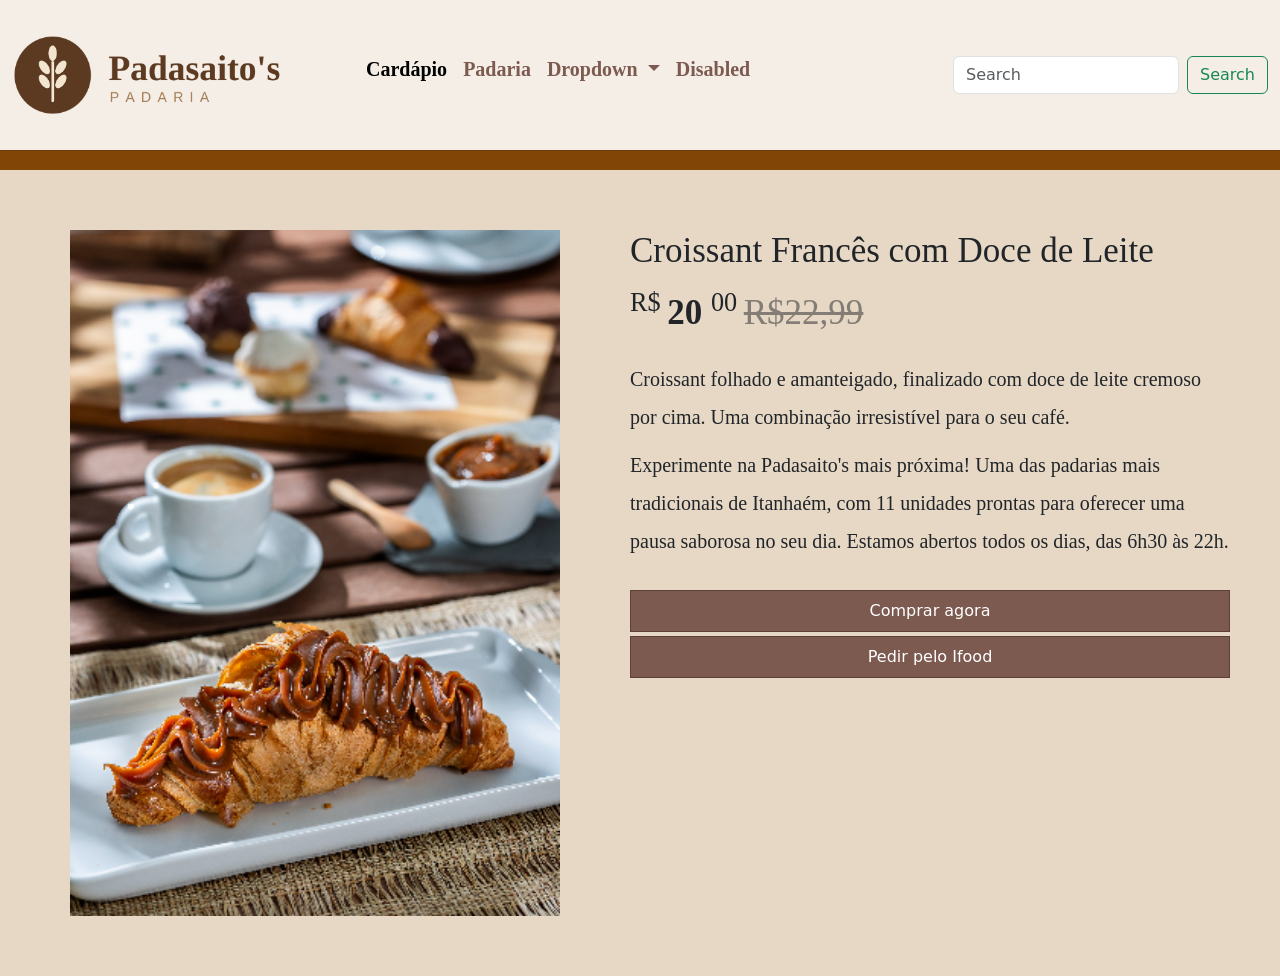
<file: PW1-Valentina/PW1-valentina/pada4.html>
<!DOCTYPE html>
<html lang="pt-br">
<head>
    <meta charset="UTF-8">
    <meta name="viewport" content="width=device-width, initial-scale=1">
  <link href="https://cdn.jsdelivr.net/npm/bootstrap@5.3.9/dist/css/bootstrap.min.css" rel="stylesheet" integrity="sha384-yEPZ7jP9S0QKiUQ0m3jjsO4ProIW7wvR9gXkI7JOGa2XVsw53Yke2bsdkBbjmmiX" crossorigin="anonymous">
<script src="https://cdn.jsdelivr.net/npm/bootstrap@5.3.9/dist/js/bootstrap.bundle.min.js" integrity="sha384-WyOxWvTyr1QaMPfiPJSv76iReVthorl5uWlFtZPyK0IEB0hGzo9y5Bp9mYanr8Bu" crossorigin="anonymous"></script>
    <title>Croissant Francês com Doce de Leite | Padasaito's</title>
     <link rel="stylesheet" href="style2.css">
     <link rel="stylesheet" href="stylepada4.css">
</head>
<body>

   <nav class="navbar navbar-expand-lg">
  <div class="container-fluid">
    <a class="navbar-brand" href="index.html"><img class="logo" src="logo-padasaitos.png"></a>
    <button class="navbar-toggler" type="button" data-bs-toggle="collapse" data-bs-target="#navbarSupportedContent" aria-controls="navbarSupportedContent" aria-expanded="false" aria-label="Toggle navigation">
      <span class="navbar-toggler-icon"></span>
    </button>
    <div class="collapse navbar-collapse" id="navbarSupportedContent">
      <ul class="navbar-nav me-auto mb-2 mb-lg-0">
        <li class="nav-item">
          <a class="nav-link active" aria-current="page" href="index.html">Cardápio</a>
        </li>
        <li class="nav-item">
          <a class="nav-link" href="#">Padaria</a>
        </li>
        <li class="nav-item dropdown">
          <a class="nav-link dropdown-toggle" href="#" role="button" data-bs-toggle="dropdown" aria-expanded="false">
            Dropdown
          </a>
          <ul class="dropdown-menu">
            <li><a class="dropdown-item" href="#">Action</a></li>
            <li><a class="dropdown-item" href="#">Another action</a></li>
            <li><hr class="dropdown-divider"></li>
            <li><a class="dropdown-item" href="#">Something else here</a></li>
          </ul>
        </li>
        <li class="nav-item">
          <a class="nav-link disabled" aria-disabled="true">Disabled</a>
        </li>
      </ul>
      <form class="d-flex" role="search">
        <input class="form-control me-2" type="search" placeholder="Search" aria-label="Search"/>
        <button class="btn btn-outline-success" type="submit">Search</button>
      </form>
    </div>
  </div>
</nav>

<div class="linha">
    <hr>
</div>

<main class="produto">

    <div class="produto-foto">
        <img class="img" src="croissant-doce-de-leite.png" alt="Croissant Francês com Doce de Leite">
    </div>

    <div class="produto-info">
        <h1 class="produto-titulo">Croissant Francês com Doce de Leite</h1>

        <div class="preco">
            <sup> R$ </sup> <b>20</b> <sup> 00 </sup> <span class="desconto">R$22,99</span>
        </div>

        <div class="produto-descricao">
            <p>Croissant folhado e amanteigado, finalizado com doce de leite cremoso por cima. Uma combinação irresistível para o seu café.</p>
            <p>Experimente na Padasaito's mais próxima! Uma das padarias mais tradicionais de Itanhaém, com 11 unidades prontas para oferecer uma pausa saborosa no seu dia. Estamos abertos todos os dias, das 6h30 às 22h.</p>
        </div>

        <div class="comprar">
            <button>Comprar agora</button>
        </div>

        <div class="ifood">
            <button>Pedir pelo Ifood</button>
        </div>
    </div>

</main>

</body>
</html>
</file>
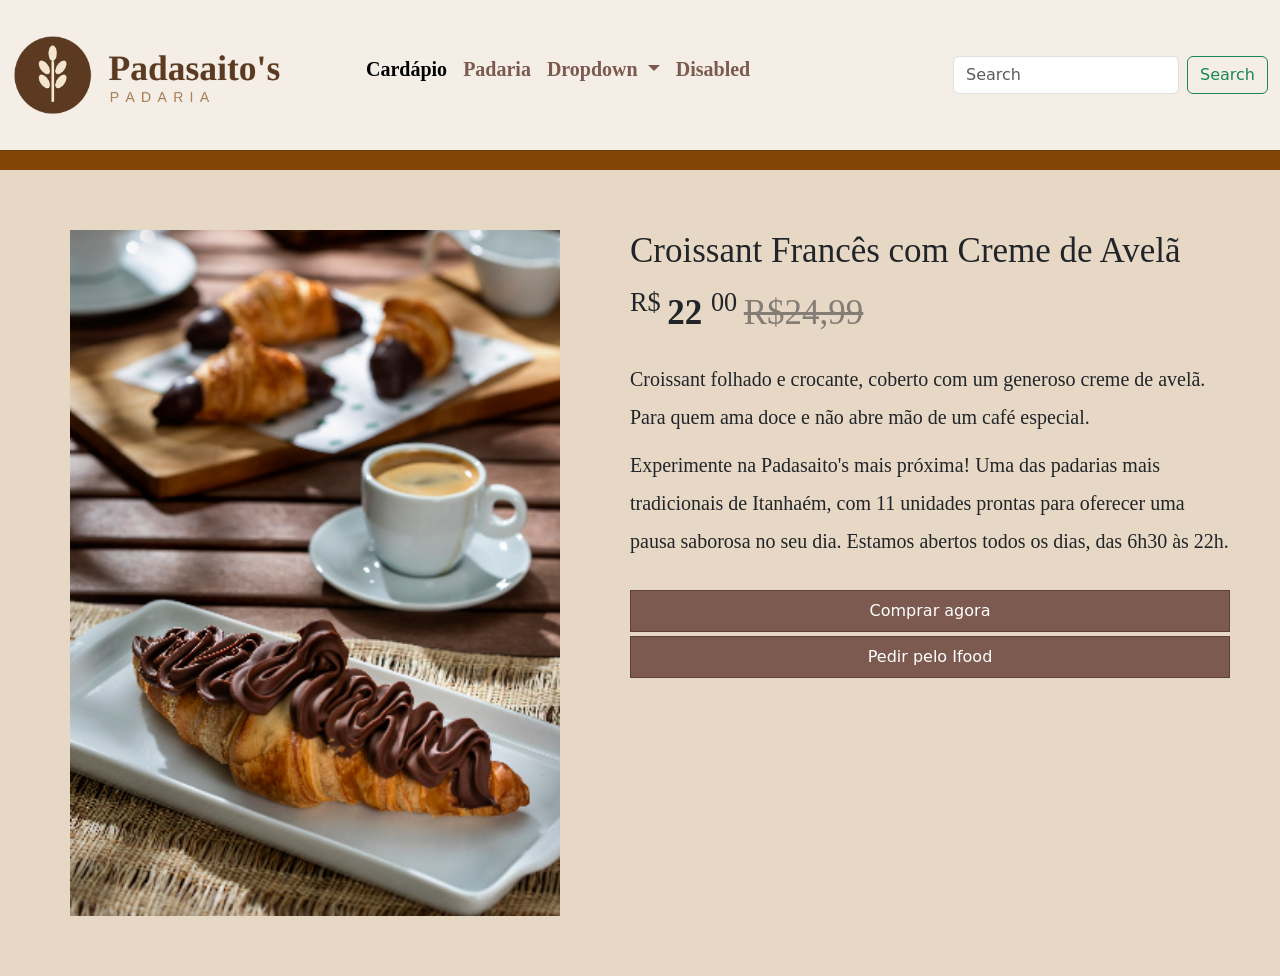
<file: PW1-Valentina/PW1-valentina/pada5.html>
<!DOCTYPE html>
<html lang="pt-br">
<head>
    <meta charset="UTF-8">
    <meta name="viewport" content="width=device-width, initial-scale=1">
  <link href="https://cdn.jsdelivr.net/npm/bootstrap@5.3.9/dist/css/bootstrap.min.css" rel="stylesheet" integrity="sha384-yEPZ7jP9S0QKiUQ0m3jjsO4ProIW7wvR9gXkI7JOGa2XVsw53Yke2bsdkBbjmmiX" crossorigin="anonymous">
<script src="https://cdn.jsdelivr.net/npm/bootstrap@5.3.9/dist/js/bootstrap.bundle.min.js" integrity="sha384-WyOxWvTyr1QaMPfiPJSv76iReVthorl5uWlFtZPyK0IEB0hGzo9y5Bp9mYanr8Bu" crossorigin="anonymous"></script>
    <title>Croissant Francês com Creme de Avelã | Padasaito's</title>
     <link rel="stylesheet" href="style2.css">
     <link rel="stylesheet" href="stylepada5.css">
</head>
<body>

   <nav class="navbar navbar-expand-lg">
  <div class="container-fluid">
    <a class="navbar-brand" href="index.html"><img class="logo" src="logo-padasaitos.png"></a>
    <button class="navbar-toggler" type="button" data-bs-toggle="collapse" data-bs-target="#navbarSupportedContent" aria-controls="navbarSupportedContent" aria-expanded="false" aria-label="Toggle navigation">
      <span class="navbar-toggler-icon"></span>
    </button>
    <div class="collapse navbar-collapse" id="navbarSupportedContent">
      <ul class="navbar-nav me-auto mb-2 mb-lg-0">
        <li class="nav-item">
          <a class="nav-link active" aria-current="page" href="index.html">Cardápio</a>
        </li>
        <li class="nav-item">
          <a class="nav-link" href="#">Padaria</a>
        </li>
        <li class="nav-item dropdown">
          <a class="nav-link dropdown-toggle" href="#" role="button" data-bs-toggle="dropdown" aria-expanded="false">
            Dropdown
          </a>
          <ul class="dropdown-menu">
            <li><a class="dropdown-item" href="#">Action</a></li>
            <li><a class="dropdown-item" href="#">Another action</a></li>
            <li><hr class="dropdown-divider"></li>
            <li><a class="dropdown-item" href="#">Something else here</a></li>
          </ul>
        </li>
        <li class="nav-item">
          <a class="nav-link disabled" aria-disabled="true">Disabled</a>
        </li>
      </ul>
      <form class="d-flex" role="search">
        <input class="form-control me-2" type="search" placeholder="Search" aria-label="Search"/>
        <button class="btn btn-outline-success" type="submit">Search</button>
      </form>
    </div>
  </div>
</nav>

<div class="linha">
    <hr>
</div>

<main class="produto">

    <div class="produto-foto">
        <img class="img" src="croissant-creme-de-avela.png" alt="Croissant Francês com Creme de Avelã">
    </div>

    <div class="produto-info">
        <h1 class="produto-titulo">Croissant Francês com Creme de Avelã</h1>

        <div class="preco">
            <sup> R$ </sup> <b>22</b> <sup> 00 </sup> <span class="desconto">R$24,99</span>
        </div>

        <div class="produto-descricao">
            <p>Croissant folhado e crocante, coberto com um generoso creme de avelã. Para quem ama doce e não abre mão de um café especial.</p>
            <p>Experimente na Padasaito's mais próxima! Uma das padarias mais tradicionais de Itanhaém, com 11 unidades prontas para oferecer uma pausa saborosa no seu dia. Estamos abertos todos os dias, das 6h30 às 22h.</p>
        </div>

        <div class="comprar">
            <button>Comprar agora</button>
        </div>

        <div class="ifood">
            <button>Pedir pelo Ifood</button>
        </div>
    </div>

</main>

</body>
</html>
</file>
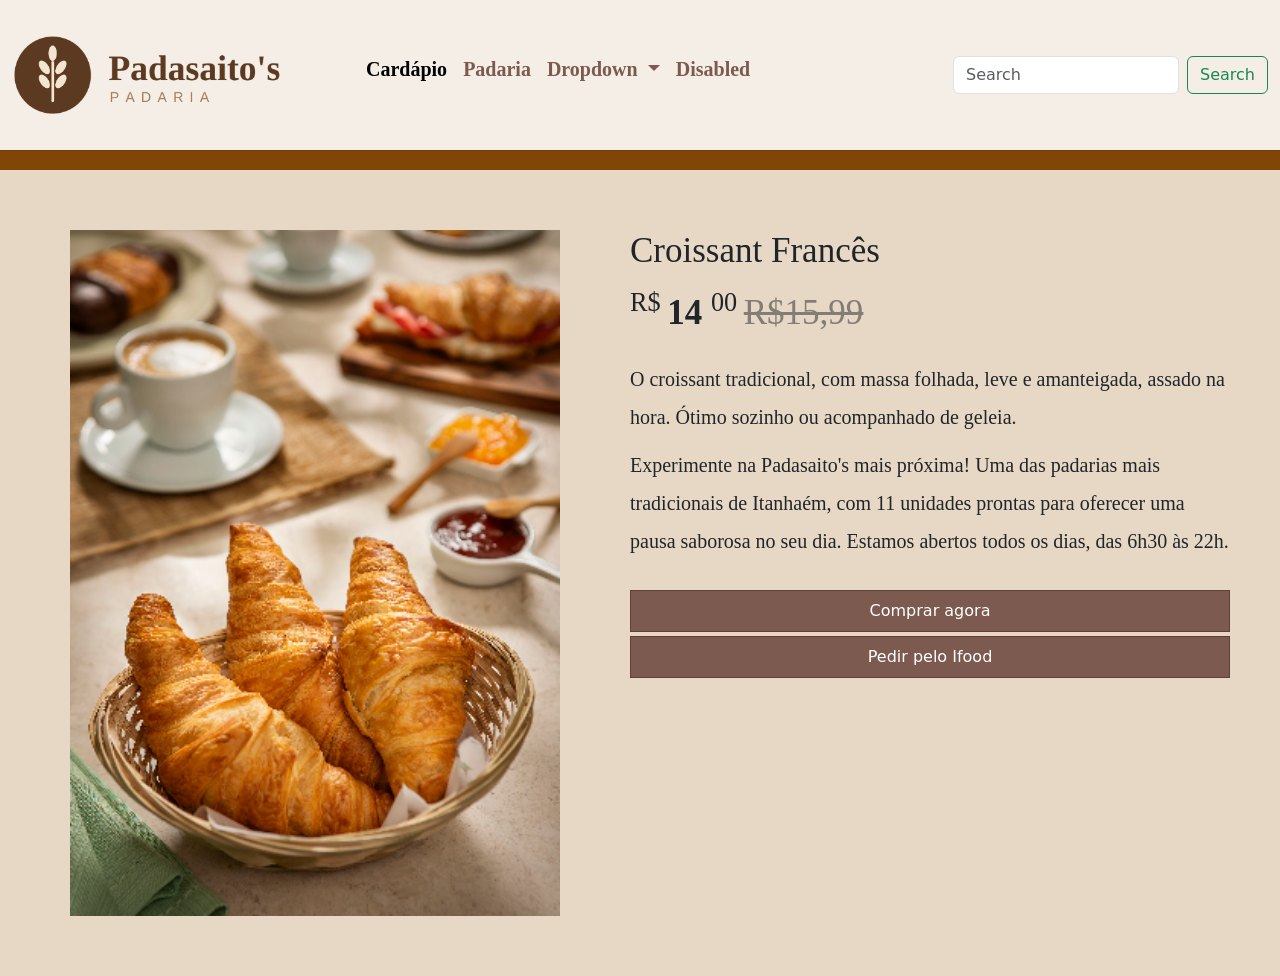
<file: PW1-Valentina/PW1-valentina/pada6.html>
<!DOCTYPE html>
<html lang="pt-br">
<head>
    <meta charset="UTF-8">
    <meta name="viewport" content="width=device-width, initial-scale=1">
  <link href="https://cdn.jsdelivr.net/npm/bootstrap@5.3.9/dist/css/bootstrap.min.css" rel="stylesheet" integrity="sha384-yEPZ7jP9S0QKiUQ0m3jjsO4ProIW7wvR9gXkI7JOGa2XVsw53Yke2bsdkBbjmmiX" crossorigin="anonymous">
<script src="https://cdn.jsdelivr.net/npm/bootstrap@5.3.9/dist/js/bootstrap.bundle.min.js" integrity="sha384-WyOxWvTyr1QaMPfiPJSv76iReVthorl5uWlFtZPyK0IEB0hGzo9y5Bp9mYanr8Bu" crossorigin="anonymous"></script>
    <title>Croissant Francês | Padasaito's</title>
     <link rel="stylesheet" href="style2.css">
     <link rel="stylesheet" href="stylepada6.css">
</head>
<body>

   <nav class="navbar navbar-expand-lg">
  <div class="container-fluid">
    <a class="navbar-brand" href="index.html"><img class="logo" src="logo-padasaitos.png"></a>
    <button class="navbar-toggler" type="button" data-bs-toggle="collapse" data-bs-target="#navbarSupportedContent" aria-controls="navbarSupportedContent" aria-expanded="false" aria-label="Toggle navigation">
      <span class="navbar-toggler-icon"></span>
    </button>
    <div class="collapse navbar-collapse" id="navbarSupportedContent">
      <ul class="navbar-nav me-auto mb-2 mb-lg-0">
        <li class="nav-item">
          <a class="nav-link active" aria-current="page" href="index.html">Cardápio</a>
        </li>
        <li class="nav-item">
          <a class="nav-link" href="#">Padaria</a>
        </li>
        <li class="nav-item dropdown">
          <a class="nav-link dropdown-toggle" href="#" role="button" data-bs-toggle="dropdown" aria-expanded="false">
            Dropdown
          </a>
          <ul class="dropdown-menu">
            <li><a class="dropdown-item" href="#">Action</a></li>
            <li><a class="dropdown-item" href="#">Another action</a></li>
            <li><hr class="dropdown-divider"></li>
            <li><a class="dropdown-item" href="#">Something else here</a></li>
          </ul>
        </li>
        <li class="nav-item">
          <a class="nav-link disabled" aria-disabled="true">Disabled</a>
        </li>
      </ul>
      <form class="d-flex" role="search">
        <input class="form-control me-2" type="search" placeholder="Search" aria-label="Search"/>
        <button class="btn btn-outline-success" type="submit">Search</button>
      </form>
    </div>
  </div>
</nav>

<div class="linha">
    <hr>
</div>

<main class="produto">

    <div class="produto-foto">
        <img class="img" src="croissant-frances.png" alt="Croissant Francês">
    </div>

    <div class="produto-info">
        <h1 class="produto-titulo">Croissant Francês</h1>

        <div class="preco">
            <sup> R$ </sup> <b>14</b> <sup> 00 </sup> <span class="desconto">R$15,99</span>
        </div>

        <div class="produto-descricao">
            <p>O croissant tradicional, com massa folhada, leve e amanteigada, assado na hora. Ótimo sozinho ou acompanhado de geleia.</p>
            <p>Experimente na Padasaito's mais próxima! Uma das padarias mais tradicionais de Itanhaém, com 11 unidades prontas para oferecer uma pausa saborosa no seu dia. Estamos abertos todos os dias, das 6h30 às 22h.</p>
        </div>

        <div class="comprar">
            <button>Comprar agora</button>
        </div>

        <div class="ifood">
            <button>Pedir pelo Ifood</button>
        </div>
    </div>

</main>

</body>
</html>
</file>
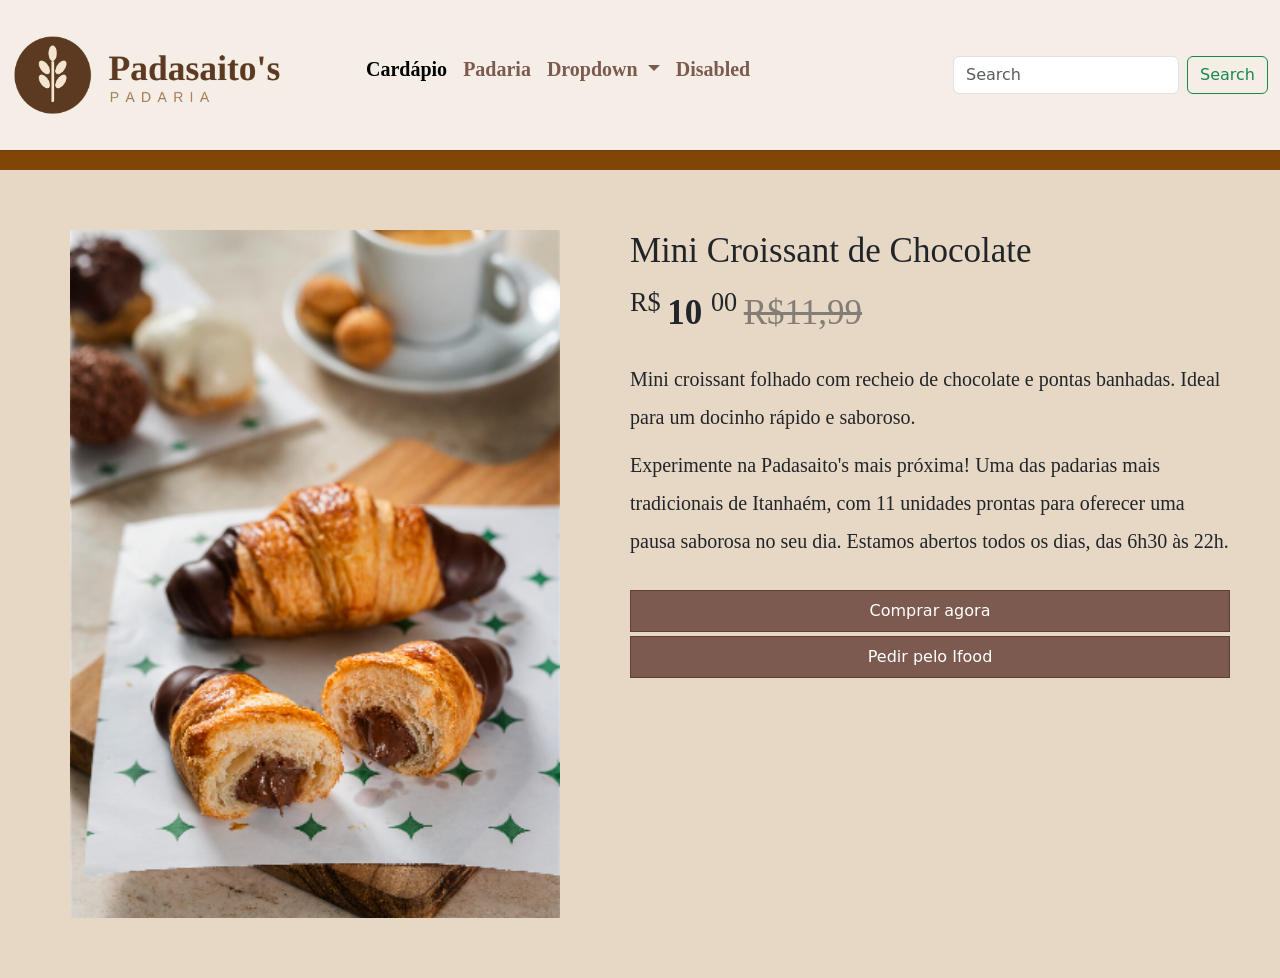
<file: PW1-Valentina/PW1-valentina/pada7.html>
<!DOCTYPE html>
<html lang="pt-br">
<head>
    <meta charset="UTF-8">
    <meta name="viewport" content="width=device-width, initial-scale=1">
  <link href="https://cdn.jsdelivr.net/npm/bootstrap@5.3.9/dist/css/bootstrap.min.css" rel="stylesheet" integrity="sha384-yEPZ7jP9S0QKiUQ0m3jjsO4ProIW7wvR9gXkI7JOGa2XVsw53Yke2bsdkBbjmmiX" crossorigin="anonymous">
<script src="https://cdn.jsdelivr.net/npm/bootstrap@5.3.9/dist/js/bootstrap.bundle.min.js" integrity="sha384-WyOxWvTyr1QaMPfiPJSv76iReVthorl5uWlFtZPyK0IEB0hGzo9y5Bp9mYanr8Bu" crossorigin="anonymous"></script>
    <title>Mini Croissant de Chocolate | Padasaito's</title>
     <link rel="stylesheet" href="style2.css">
     <link rel="stylesheet" href="stylepada7.css">
</head>
<body>

   <nav class="navbar navbar-expand-lg">
  <div class="container-fluid">
    <a class="navbar-brand" href="index.html"><img class="logo" src="logo-padasaitos.png"></a>
    <button class="navbar-toggler" type="button" data-bs-toggle="collapse" data-bs-target="#navbarSupportedContent" aria-controls="navbarSupportedContent" aria-expanded="false" aria-label="Toggle navigation">
      <span class="navbar-toggler-icon"></span>
    </button>
    <div class="collapse navbar-collapse" id="navbarSupportedContent">
      <ul class="navbar-nav me-auto mb-2 mb-lg-0">
        <li class="nav-item">
          <a class="nav-link active" aria-current="page" href="index.html">Cardápio</a>
        </li>
        <li class="nav-item">
          <a class="nav-link" href="#">Padaria</a>
        </li>
        <li class="nav-item dropdown">
          <a class="nav-link dropdown-toggle" href="#" role="button" data-bs-toggle="dropdown" aria-expanded="false">
            Dropdown
          </a>
          <ul class="dropdown-menu">
            <li><a class="dropdown-item" href="#">Action</a></li>
            <li><a class="dropdown-item" href="#">Another action</a></li>
            <li><hr class="dropdown-divider"></li>
            <li><a class="dropdown-item" href="#">Something else here</a></li>
          </ul>
        </li>
        <li class="nav-item">
          <a class="nav-link disabled" aria-disabled="true">Disabled</a>
        </li>
      </ul>
      <form class="d-flex" role="search">
        <input class="form-control me-2" type="search" placeholder="Search" aria-label="Search"/>
        <button class="btn btn-outline-success" type="submit">Search</button>
      </form>
    </div>
  </div>
</nav>

<div class="linha">
    <hr>
</div>

<main class="produto">

    <div class="produto-foto">
        <img class="img" src="mini-croissant-de-chocolate.png" alt="Mini Croissant de Chocolate">
    </div>

    <div class="produto-info">
        <h1 class="produto-titulo">Mini Croissant de Chocolate</h1>

        <div class="preco">
            <sup> R$ </sup> <b>10</b> <sup> 00 </sup> <span class="desconto">R$11,99</span>
        </div>

        <div class="produto-descricao">
            <p>Mini croissant folhado com recheio de chocolate e pontas banhadas. Ideal para um docinho rápido e saboroso.</p>
            <p>Experimente na Padasaito's mais próxima! Uma das padarias mais tradicionais de Itanhaém, com 11 unidades prontas para oferecer uma pausa saborosa no seu dia. Estamos abertos todos os dias, das 6h30 às 22h.</p>
        </div>

        <div class="comprar">
            <button>Comprar agora</button>
        </div>

        <div class="ifood">
            <button>Pedir pelo Ifood</button>
        </div>
    </div>

</main>

</body>
</html>
</file>
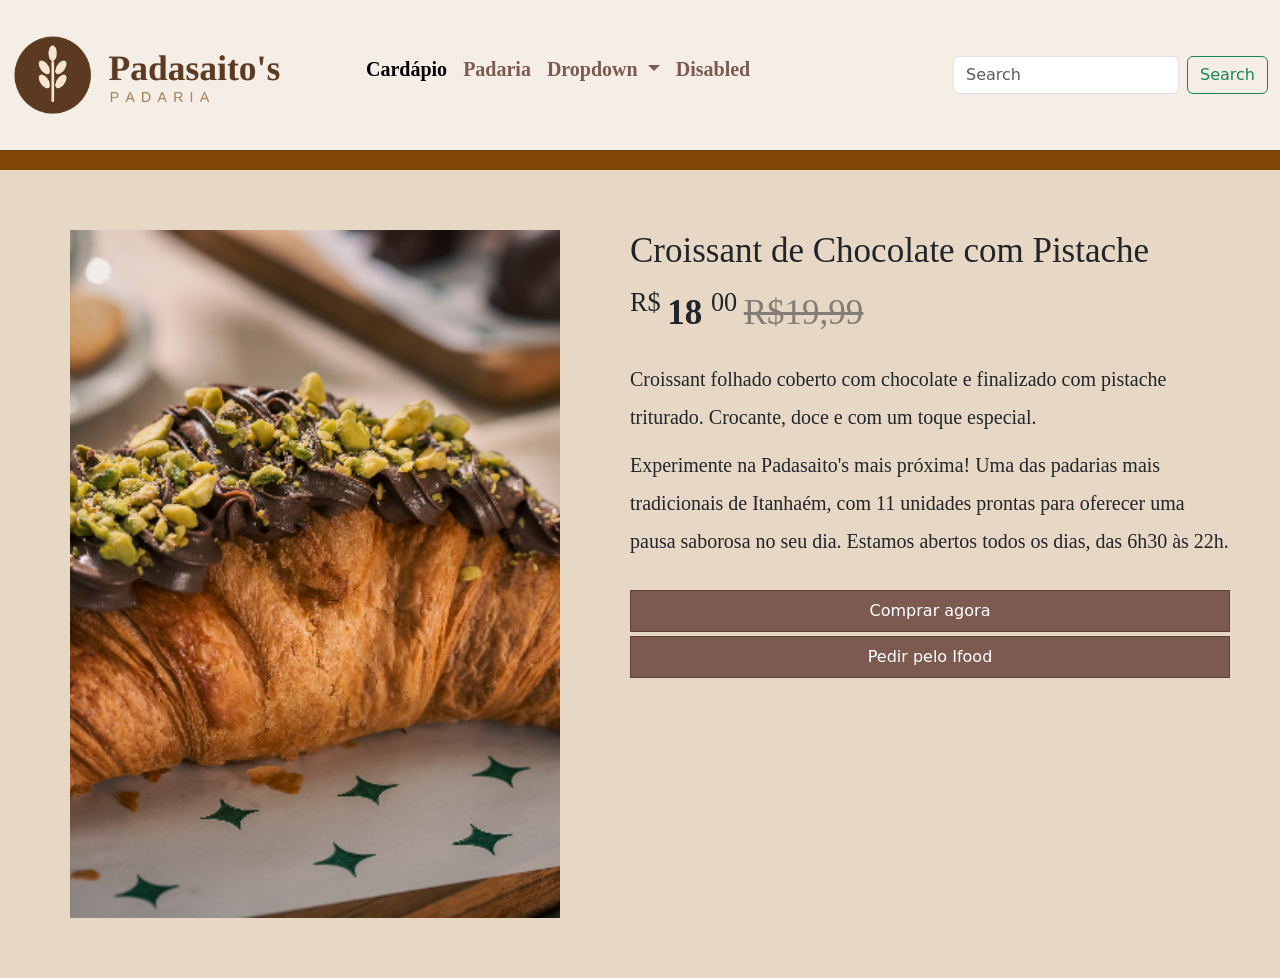
<file: PW1-Valentina/PW1-valentina/pada8.html>
<!DOCTYPE html>
<html lang="pt-br">
<head>
    <meta charset="UTF-8">
    <meta name="viewport" content="width=device-width, initial-scale=1">
  <link href="https://cdn.jsdelivr.net/npm/bootstrap@5.3.9/dist/css/bootstrap.min.css" rel="stylesheet" integrity="sha384-yEPZ7jP9S0QKiUQ0m3jjsO4ProIW7wvR9gXkI7JOGa2XVsw53Yke2bsdkBbjmmiX" crossorigin="anonymous">
<script src="https://cdn.jsdelivr.net/npm/bootstrap@5.3.9/dist/js/bootstrap.bundle.min.js" integrity="sha384-WyOxWvTyr1QaMPfiPJSv76iReVthorl5uWlFtZPyK0IEB0hGzo9y5Bp9mYanr8Bu" crossorigin="anonymous"></script>
    <title>Croissant de Chocolate com Pistache | Padasaito's</title>
     <link rel="stylesheet" href="style2.css">
     <link rel="stylesheet" href="stylepada8.css">
</head>
<body>

   <nav class="navbar navbar-expand-lg">
  <div class="container-fluid">
    <a class="navbar-brand" href="index.html"><img class="logo" src="logo-padasaitos.png"></a>
    <button class="navbar-toggler" type="button" data-bs-toggle="collapse" data-bs-target="#navbarSupportedContent" aria-controls="navbarSupportedContent" aria-expanded="false" aria-label="Toggle navigation">
      <span class="navbar-toggler-icon"></span>
    </button>
    <div class="collapse navbar-collapse" id="navbarSupportedContent">
      <ul class="navbar-nav me-auto mb-2 mb-lg-0">
        <li class="nav-item">
          <a class="nav-link active" aria-current="page" href="index.html">Cardápio</a>
        </li>
        <li class="nav-item">
          <a class="nav-link" href="#">Padaria</a>
        </li>
        <li class="nav-item dropdown">
          <a class="nav-link dropdown-toggle" href="#" role="button" data-bs-toggle="dropdown" aria-expanded="false">
            Dropdown
          </a>
          <ul class="dropdown-menu">
            <li><a class="dropdown-item" href="#">Action</a></li>
            <li><a class="dropdown-item" href="#">Another action</a></li>
            <li><hr class="dropdown-divider"></li>
            <li><a class="dropdown-item" href="#">Something else here</a></li>
          </ul>
        </li>
        <li class="nav-item">
          <a class="nav-link disabled" aria-disabled="true">Disabled</a>
        </li>
      </ul>
      <form class="d-flex" role="search">
        <input class="form-control me-2" type="search" placeholder="Search" aria-label="Search"/>
        <button class="btn btn-outline-success" type="submit">Search</button>
      </form>
    </div>
  </div>
</nav>

<div class="linha">
    <hr>
</div>

<main class="produto">

    <div class="produto-foto">
        <img class="img" src="croissant-de-chocolate-com-pistache.png" alt="Croissant de Chocolate com Pistache">
    </div>

    <div class="produto-info">
        <h1 class="produto-titulo">Croissant de Chocolate com Pistache</h1>

        <div class="preco">
            <sup> R$ </sup> <b>18</b> <sup> 00 </sup> <span class="desconto">R$19,99</span>
        </div>

        <div class="produto-descricao">
            <p>Croissant folhado coberto com chocolate e finalizado com pistache triturado. Crocante, doce e com um toque especial.</p>
            <p>Experimente na Padasaito's mais próxima! Uma das padarias mais tradicionais de Itanhaém, com 11 unidades prontas para oferecer uma pausa saborosa no seu dia. Estamos abertos todos os dias, das 6h30 às 22h.</p>
        </div>

        <div class="comprar">
            <button>Comprar agora</button>
        </div>

        <div class="ifood">
            <button>Pedir pelo Ifood</button>
        </div>
    </div>

</main>

</body>
</html>
</file>
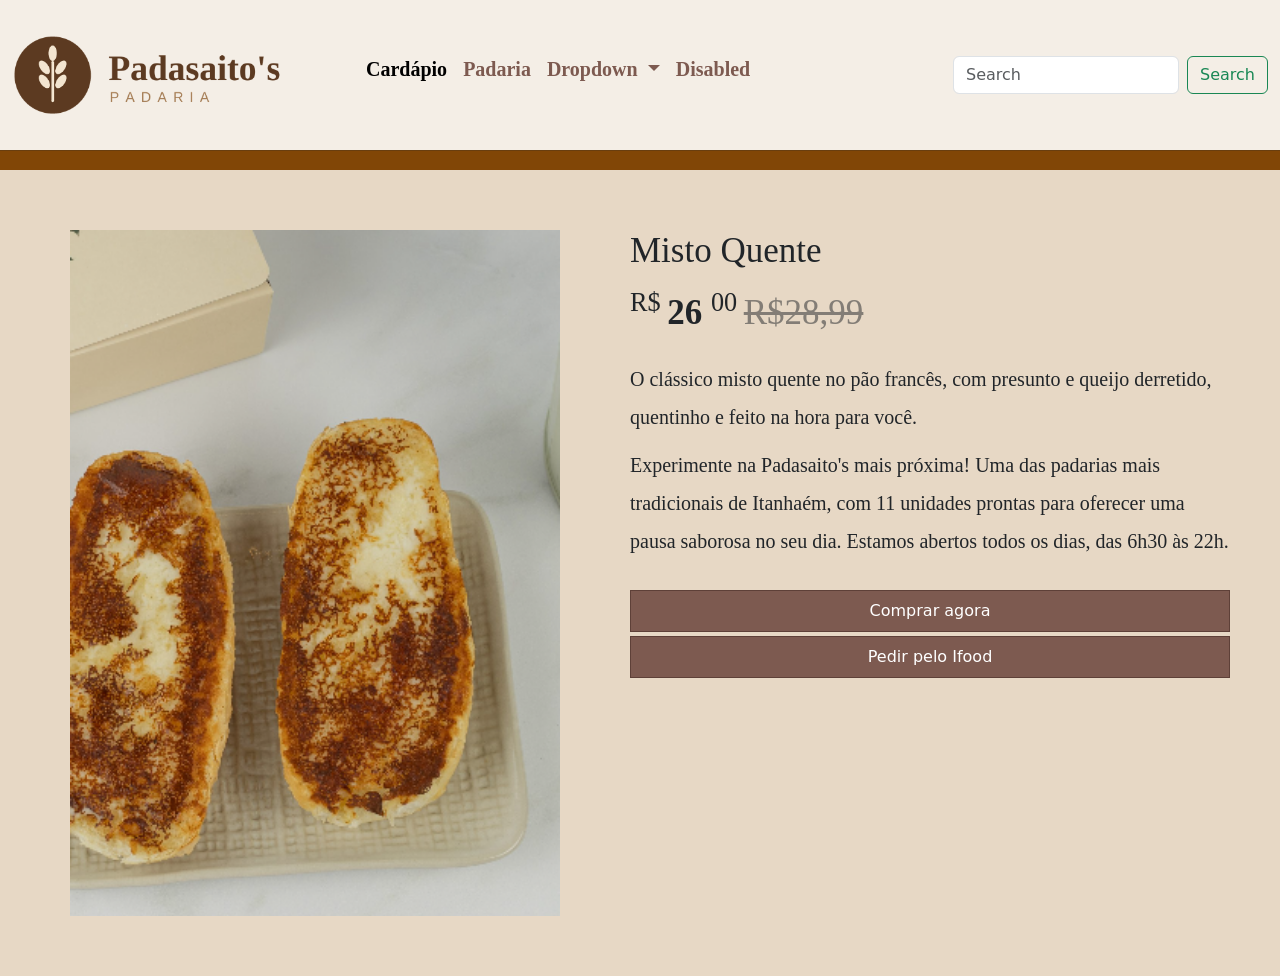
<file: PW1-Valentina/PW1-valentina/pada9.html>
<!DOCTYPE html>
<html lang="pt-br">
<head>
    <meta charset="UTF-8">
    <meta name="viewport" content="width=device-width, initial-scale=1">
  <link href="https://cdn.jsdelivr.net/npm/bootstrap@5.3.9/dist/css/bootstrap.min.css" rel="stylesheet" integrity="sha384-yEPZ7jP9S0QKiUQ0m3jjsO4ProIW7wvR9gXkI7JOGa2XVsw53Yke2bsdkBbjmmiX" crossorigin="anonymous">
<script src="https://cdn.jsdelivr.net/npm/bootstrap@5.3.9/dist/js/bootstrap.bundle.min.js" integrity="sha384-WyOxWvTyr1QaMPfiPJSv76iReVthorl5uWlFtZPyK0IEB0hGzo9y5Bp9mYanr8Bu" crossorigin="anonymous"></script>
    <title>Misto Quente | Padasaito's</title>
     <link rel="stylesheet" href="style2.css">
     <link rel="stylesheet" href="stylepada9.css">
</head>
<body>

   <nav class="navbar navbar-expand-lg">
  <div class="container-fluid">
    <a class="navbar-brand" href="index.html"><img class="logo" src="logo-padasaitos.png"></a>
    <button class="navbar-toggler" type="button" data-bs-toggle="collapse" data-bs-target="#navbarSupportedContent" aria-controls="navbarSupportedContent" aria-expanded="false" aria-label="Toggle navigation">
      <span class="navbar-toggler-icon"></span>
    </button>
    <div class="collapse navbar-collapse" id="navbarSupportedContent">
      <ul class="navbar-nav me-auto mb-2 mb-lg-0">
        <li class="nav-item">
          <a class="nav-link active" aria-current="page" href="index.html">Cardápio</a>
        </li>
        <li class="nav-item">
          <a class="nav-link" href="#">Padaria</a>
        </li>
        <li class="nav-item dropdown">
          <a class="nav-link dropdown-toggle" href="#" role="button" data-bs-toggle="dropdown" aria-expanded="false">
            Dropdown
          </a>
          <ul class="dropdown-menu">
            <li><a class="dropdown-item" href="#">Action</a></li>
            <li><a class="dropdown-item" href="#">Another action</a></li>
            <li><hr class="dropdown-divider"></li>
            <li><a class="dropdown-item" href="#">Something else here</a></li>
          </ul>
        </li>
        <li class="nav-item">
          <a class="nav-link disabled" aria-disabled="true">Disabled</a>
        </li>
      </ul>
      <form class="d-flex" role="search">
        <input class="form-control me-2" type="search" placeholder="Search" aria-label="Search"/>
        <button class="btn btn-outline-success" type="submit">Search</button>
      </form>
    </div>
  </div>
</nav>

<div class="linha">
    <hr>
</div>

<main class="produto">

    <div class="produto-foto">
        <img class="img" src="misto-quente.png" alt="Misto Quente">
    </div>

    <div class="produto-info">
        <h1 class="produto-titulo">Misto Quente</h1>

        <div class="preco">
            <sup> R$ </sup> <b>26</b> <sup> 00 </sup> <span class="desconto">R$28,99</span>
        </div>

        <div class="produto-descricao">
            <p>O clássico misto quente no pão francês, com presunto e queijo derretido, quentinho e feito na hora para você.</p>
            <p>Experimente na Padasaito's mais próxima! Uma das padarias mais tradicionais de Itanhaém, com 11 unidades prontas para oferecer uma pausa saborosa no seu dia. Estamos abertos todos os dias, das 6h30 às 22h.</p>
        </div>

        <div class="comprar">
            <button>Comprar agora</button>
        </div>

        <div class="ifood">
            <button>Pedir pelo Ifood</button>
        </div>
    </div>

</main>

</body>
</html>
</file>
<file: PW1-Valentina/PW1-valentina/style.css>
html {
    scroll-behavior: smooth;
}

.logo {
    width: 330px;
}

.navbar {
    background-color: #F4EEE6;
    height: 150px;
}

.navbar .nav-link {
    font-size: 20px;
     font-family: Georgia, serif;
      font-weight: bold;
       color: #7D5A50;
       margin-bottom: 12px;
}

.linha {
    background-color: rgb(129, 70, 6);
    height: 20px;
    margin-top: -16px;
}

body {
    background-color: #d2b79387;
    display: flex;
    flex-direction: column;
    min-height: 100vh;
}

.croissant {
    position: relative;
    width: 100%;
    height: 480px;
    overflow: hidden;
    flex-shrink: 0;
}

.croissant img {
    width: 100%;
    height: 100%;
    object-fit: cover;
    transform: scaleX(-1);
}

.croissant::after {
    content: "";
    position: absolute;
    top: 0;
    left: 0;
    width: 100%;
    height: 100%;
    background: linear-gradient(90deg, #F4EEE6 0%, #F4EEE6 25%, rgba(244, 238, 230, 0.7) 45%, rgba(244, 238, 230, 0) 70%);
    pointer-events: none;
    z-index: 1;
}

.croissant-conteudo {
    position: absolute;
    top: 50%;
    left: 15%;
    transform: translateY(-50%);
    z-index: 2;
    max-width: 450px;
}

.croissant-conteudo h1 {
    font-family: Georgia, serif;
    font-size: 64px;
    font-weight: bold;
    color: #7D5A50;
    margin-bottom: 12px;
}

.croissant-conteudo p {
    font-size: 18px;
    color: #333333;
    line-height: 1.4;
    margin-bottom: 60px;
}

.btn-mais-produtos {
    display: inline-block;
    text-decoration: none;
    color: #7D5A50;
    font-size: 16px;
    padding-bottom: 6px;
    border-bottom: 1px solid #7D5A50;
    padding-right: 40px;
    transition: opacity 0.3s;
}

.btn-mais-produtos:hover {
    opacity: 0.7;
    color: #7D5A50;
}

.padaria {
    display: flex;
    flex-wrap: wrap;
    align-items: center;
    gap: 50px;
    padding: 70px 15%;
    scroll-margin-top: 20px;
}

.padaria-texto {
    flex: 1;
    min-width: 280px;
}

.padaria-texto h2 {
    font-family: Georgia, serif;
    font-size: 44px;
    font-weight: bold;
    color: #7D5A50;
    margin-bottom: 20px;
}

.padaria-texto p {
    font-size: 18px;
    color: #333333;
    line-height: 1.7;
    margin-bottom: 16px;
}

.btn-mapa {
    display: inline-block;
    margin-top: 6px;
    padding: 10px 26px;
    background-color: #86321b;
    color: #ffffff;
    text-decoration: none;
    border-radius: 6px;
    transition: 0.3s;
}

.btn-mapa:hover {
    background-color: #a63f23;
    color: #ffffff;
}

.padaria-mapa {
    flex: 1.3;
    min-width: 300px;
}

.padaria-mapa iframe {
    display: block;
    width: 100%;
    height: 400px;
    border: 0;
    border-radius: 10px;
    box-shadow: 0 4px 12px rgba(0, 0, 0, 0.25);
}

.footer {
    margin-top: auto;
    background-color: #5e3b2c;
    color: #F4EEE6;
    border-top: 20px solid rgb(129, 70, 6);
    flex-shrink: 0;
}

.footer-container {
    display: flex;
    flex-wrap: wrap;
    justify-content: space-between;
    gap: 40px;
    padding: 50px 15% 40px;
}

.footer-col {
    flex: 1;
    min-width: 180px;
}

.footer-marca {
    flex: 1.5;
    min-width: 260px;
}

.footer-logo {
    width: 220px;
    margin-bottom: 15px;
}

.footer-marca p {
    font-size: 15px;
    line-height: 1.6;
    opacity: 0.85;
    margin: 0;
}

.footer-col h3 {
    font-family: Georgia, serif;
    font-size: 20px;
    font-weight: bold;
    margin-bottom: 15px;
    color: #F4EEE6;
}

.footer-col ul {
    list-style: none;
    padding: 0;
    margin: 0;
}

.footer-col li {
    font-size: 15px;
    margin-bottom: 8px;
    opacity: 0.85;
}

.footer-col a {
    color: #F4EEE6;
    text-decoration: none;
    transition: opacity 0.3s;
}

.footer-col a:hover {
    opacity: 0.7;
    text-decoration: underline;
}

.footer-ifood {
    display: inline-block;
    margin-top: 6px;
    padding: 6px 16px;
    border: 1px solid #F4EEE6;
    border-radius: 6px;
}

.footer-copy {
    border-top: 1px solid rgba(244, 238, 230, 0.25);
    text-align: center;
    padding: 18px 15px;
}

.footer-copy p {
    margin: 0;
    font-size: 14px;
    opacity: 0.7;
}

.cadastro h2 {
    font-family: Georgia, serif;
    font-weight: bold;
    font-size: 35px;
    color: #5e3b2c;
    margin-left: 230px;
}


.nm h2 {
font-family: Georgia, serif;
font-weight: bold;
color: #5e3b2c;
font-size: 25px;
margin-left: 55px;
}
.nm input {
    margin-left: 50px;
    margin-top: -20px;
    border-radius: 20px;
     transition: transform 0.2s ease, box-shadow 0.2s ease;
}

.nm input:hover {
 transform: translateY(-6px);
    box-shadow: 0 8px 18px rgba(0, 0, 0, 0.3);
}

.senha h2 {
    font-family: Georgia, serif;
font-weight: bold;
color: #5e3b2c;
font-size: 25px;
margin-left: 55px;
}

.senha input{
      margin-left: 50px;
    margin-top: -20px;
    border-radius: 20px;
     transition: transform 0.2s ease, box-shadow 0.2s ease;
}

.senha input:hover {
     transform: translateY(-6px);
    box-shadow: 0 8px 18px rgba(0, 0, 0, 0.3);
}

.email h2 {
    font-family: Georgia, serif;
font-weight: bold;
color: #5e3b2c;
font-size: 25px;
margin-left: 55px;
}

.email input{
      margin-left: 50px;
    margin-top: -20px;
    border-radius: 20px;
     transition: transform 0.2s ease, box-shadow 0.2s ease;
}

.email input:hover {
     transform: translateY(-6px);
    box-shadow: 0 8px 18px rgba(0, 0, 0, 0.3);
}

.cpf h2 {
    font-family: Georgia, serif;
font-weight: bold;
color: #5e3b2c;
font-size: 25px;
margin-left: 55px;
}

.cpf input{
      margin-left: 50px;
    margin-top: -20px;
    border-radius: 20px;
     transition: transform 0.2s ease, box-shadow 0.2s ease;
}

.cpf input:hover {
     transform: translateY(-6px);
    box-shadow: 0 8px 18px rgba(0, 0, 0, 0.3);
}
</file>
<file: PW1-Valentina/PW1-valentina/style2.css>
.logo {
    width: 330px;
}

.navbar {
    background-color: #F4EEE6;
    height: 150px;
}

.navbar .nav-link {
    font-size: 20px;
     font-family: Georgia, serif;
      font-weight: bold;
       color: #7D5A50;
       margin-bottom: 12px;
}

.linha {
    background-color: rgb(129, 70, 6);
    height: 20px;
    margin-top: -16px;
}

body {
    background-color: #d2b79387;
}

.cardapio {
    position: relative;
    width: 100%;
    height: 200px;
    overflow: hidden;
}

.cardapio img {
    width: 100%;
    height: 100%;
    object-fit: cover;
    transform: scaleX(-1);
}

.cardapio::after {
    content: "";
    position: absolute;
    top: 0;
    left: 0;
    width: 100%;
    height: 100%;
    background: linear-gradient(1deg, #F4EEE6 0%, #F4EEE6 25%, rgba(244, 238, 230, 0.7) 45%, rgba(244, 238, 230, 0) 70%);
    pointer-events: none;
    z-index: 1;
}

.cardapio-conteudo {
    position: absolute;
    top: 50%;
    left: 3%;
    transform: translateY(-50%);
    z-index: 2;
    max-width: 450px;
}

.cardapio-conteudo h1 {
    font-family: Georgia, serif;
    font-size: 64px;
    font-weight: bold;
    color: #6c2a18a4;
    margin-bottom: 12px;
}

.cardapio-conteudo p {
    font-size: 18px;
    color: #333333;
    margin-top: -15px;
    margin-left: 5px;
    line-height: 1.4;
    margin-bottom: 60px;
}

.container-cardapio {
    padding: 10px 25px 50px;
}

.categoria {
    margin-top: 40px;
}

.categoria-titulo {
    font-family: Georgia, serif;
    font-size: 36px;
    font-weight: bold;
    color: #7D5A50;
    padding-bottom: 8px;
    margin-bottom: 20px;
    border-bottom: 3px solid rgb(129, 70, 6);
}

.produtos {
    display: flex;
    flex-wrap: wrap;
    gap: 25px;
}

.card {
    width: 220px;
    margin: 0;
    background-color: #7D5A50;
    border: none;
    border-radius: 10px;
    overflow: hidden;
    box-shadow: 0 4px 12px rgba(0, 0, 0, 0.2);
    transition: transform 0.2s ease, box-shadow 0.2s ease;
}

.card:hover {
    transform: translateY(-6px);
    box-shadow: 0 8px 18px rgba(0, 0, 0, 0.3);
}

.card-img-top {
    width: 100%;
    aspect-ratio: 322 / 452;
    object-fit: cover;
}

.card-body {
    display: flex;
    flex-direction: column;
    padding: 16px;
}

.card-title {
    color: white;
    font-family: Georgia, serif;
    font-size: 20px;
    min-height: 72px;
}

.card-preco {
    color: #F4EEE6;
    font-family: Georgia, serif;
    font-size: 20px;
    font-weight: bold;
    margin: 4px 0 12px;
}

.card .btn {
    background-color: #86321b;
    border-color: #86321b;
    margin-top: auto;
    align-self: flex-start;
}

.card .btn:hover {
    background-color: #a63f23;
    border-color: #a63f23;
}
</file>
<file: PW1-Valentina/PW1-valentina/stylepada1.css>
.img {
    margin-left: 70px;
    margin-top: -435px;
    width: 490px;
    display: block;
}


.card-title {
  font-size: 35px;
  font-family: Georgia, serif;
    margin-top: 110px;
    margin-left: 300px;
    text-align: center;
}

.preco {
    text-align: center;
    font-family: Georgia, serif;
    font-size: 35px;
    margin-left: 10px;
    margin-top: 15px;
}

.desconto {
    text-decoration: line-through;
   opacity: 0.5;
  text-align: center;
    font-family: Georgia, serif;
}

.card-titlee {
    font-size: 20px;
    margin-top: 20px;
    margin-left: 640px;
    font-family: Georgia, serif;
}

.comprar button {
    margin-top: 30px;
    margin-left: 770px;
    display: flex;
    justify-content: center;
    align-items: center;
    width: 600px;
    padding: 8px 0;
    transition: 0.3s;
    background-color: #7D5A50;;
    color: white;
}

.comprar button:hover {
   background-color: #000;
    color: #fff;
    transform: scale(1.05);
}

.ifood button {
    margin-top: 4px;
    margin-left: 770px;
    display: flex;
    justify-content: center;
    align-items: center;
    width: 600px;
    padding: 8px 0;
    background-color: #7D5A50;
    color: white;
    transition: 0.3s;
}

.ifood button:hover {
    background-color: #000;
    color: #fff;
    transform: scale(1.05);
}
</file>
<file: PW1-Valentina/PW1-valentina/stylepada10.css>
/* Página: bauru (stylepada10.css)
   Página de produto (usa o navbar, a .linha e o body do style2.css) */

.produto {
    display: flex;
    align-items: flex-start;
    gap: 70px;
    padding: 60px 70px;
}

.produto-foto {
    flex: 0 0 490px;
}

.img {
    display: block;
    width: 490px;
    max-width: 100%;
}

.produto-info {
    flex: 1;
}

.produto-titulo {
    font-family: Georgia, serif;
    font-size: 35px;
    margin: 0;
}

.preco {
    font-family: Georgia, serif;
    font-size: 35px;
    margin-top: 15px;
}

.desconto {
    text-decoration: line-through;
    opacity: 0.5;
    font-family: Georgia, serif;
}

.produto-descricao {
    font-family: Georgia, serif;
    font-size: 20px;
    line-height: 1.9;
    margin-top: 20px;
    max-width: 900px;
}

.produto-descricao p {
    margin-bottom: 10px;
}

.comprar button,
.ifood button {
    display: block;
    width: 600px;
    max-width: 100%;
    padding: 8px 0;
    background-color: #7D5A50;
    color: white;
    border: 1px solid #5e4038;
    transition: 0.3s;
}

.comprar button {
    margin-top: 30px;
}

.ifood button {
    margin-top: 4px;
}

.comprar button:hover,
.ifood button:hover {
    background-color: #000;
    color: #fff;
    transform: scale(1.05);
}
</file>
<file: PW1-Valentina/PW1-valentina/stylepada11.css>
/* Página: mineiro (stylepada11.css)
   Página de produto (usa o navbar, a .linha e o body do style2.css) */

.produto {
    display: flex;
    align-items: flex-start;
    gap: 70px;
    padding: 60px 70px;
}

.produto-foto {
    flex: 0 0 490px;
}

.img {
    display: block;
    width: 490px;
    max-width: 100%;
}

.produto-info {
    flex: 1;
}

.produto-titulo {
    font-family: Georgia, serif;
    font-size: 35px;
    margin: 0;
}

.preco {
    font-family: Georgia, serif;
    font-size: 35px;
    margin-top: 15px;
}

.desconto {
    text-decoration: line-through;
    opacity: 0.5;
    font-family: Georgia, serif;
}

.produto-descricao {
    font-family: Georgia, serif;
    font-size: 20px;
    line-height: 1.9;
    margin-top: 20px;
    max-width: 900px;
}

.produto-descricao p {
    margin-bottom: 10px;
}

.comprar button,
.ifood button {
    display: block;
    width: 600px;
    max-width: 100%;
    padding: 8px 0;
    background-color: #7D5A50;
    color: white;
    border: 1px solid #5e4038;
    transition: 0.3s;
}

.comprar button {
    margin-top: 30px;
}

.ifood button {
    margin-top: 4px;
}

.comprar button:hover,
.ifood button:hover {
    background-color: #000;
    color: #fff;
    transform: scale(1.05);
}
</file>
<file: PW1-Valentina/PW1-valentina/stylepada2.css>
/* Página: pao-de-queijo-tradicional-grande (stylepada2.css)
   Página de produto (usa o navbar, a .linha e o body do style2.css) */

.produto {
    display: flex;
    align-items: flex-start;
    gap: 70px;
    padding: 60px 70px;
}

.produto-foto {
    flex: 0 0 490px;
}

.img {
    display: block;
    width: 490px;
    max-width: 100%;
}

.produto-info {
    flex: 1;
}

.produto-titulo {
    font-family: Georgia, serif;
    font-size: 35px;
    margin: 0;
}

.preco {
    font-family: Georgia, serif;
    font-size: 35px;
    margin-top: 15px;
}

.desconto {
    text-decoration: line-through;
    opacity: 0.5;
    font-family: Georgia, serif;
}

.produto-descricao {
    font-family: Georgia, serif;
    font-size: 20px;
    line-height: 1.9;
    margin-top: 20px;
    max-width: 900px;
}

.produto-descricao p {
    margin-bottom: 10px;
}

.comprar button,
.ifood button {
    display: block;
    width: 600px;
    max-width: 100%;
    padding: 8px 0;
    background-color: #7D5A50;
    color: white;
    border: 1px solid #5e4038;
    transition: 0.3s;
}

.comprar button {
    margin-top: 30px;
}

.ifood button {
    margin-top: 4px;
}

.comprar button:hover,
.ifood button:hover {
    background-color: #000;
    color: #fff;
    transform: scale(1.05);
}
</file>
<file: PW1-Valentina/PW1-valentina/stylepada3.css>
/* Página: pao-de-queijo-com-requeijao-grande (stylepada3.css)
   Página de produto (usa o navbar, a .linha e o body do style2.css) */

.produto {
    display: flex;
    align-items: flex-start;
    gap: 70px;
    padding: 60px 70px;
}

.produto-foto {
    flex: 0 0 490px;
}

.img {
    display: block;
    width: 490px;
    max-width: 100%;
}

.produto-info {
    flex: 1;
}

.produto-titulo {
    font-family: Georgia, serif;
    font-size: 35px;
    margin: 0;
}

.preco {
    font-family: Georgia, serif;
    font-size: 35px;
    margin-top: 15px;
}

.desconto {
    text-decoration: line-through;
    opacity: 0.5;
    font-family: Georgia, serif;
}

.produto-descricao {
    font-family: Georgia, serif;
    font-size: 20px;
    line-height: 1.9;
    margin-top: 20px;
    max-width: 900px;
}

.produto-descricao p {
    margin-bottom: 10px;
}

.comprar button,
.ifood button {
    display: block;
    width: 600px;
    max-width: 100%;
    padding: 8px 0;
    background-color: #7D5A50;
    color: white;
    border: 1px solid #5e4038;
    transition: 0.3s;
}

.comprar button {
    margin-top: 30px;
}

.ifood button {
    margin-top: 4px;
}

.comprar button:hover,
.ifood button:hover {
    background-color: #000;
    color: #fff;
    transform: scale(1.05);
}
</file>
<file: PW1-Valentina/PW1-valentina/stylepada4.css>
/* Página: croissant-doce-de-leite (stylepada4.css)
   Página de produto (usa o navbar, a .linha e o body do style2.css) */

.produto {
    display: flex;
    align-items: flex-start;
    gap: 70px;
    padding: 60px 70px;
}

.produto-foto {
    flex: 0 0 490px;
}

.img {
    display: block;
    width: 490px;
    max-width: 100%;
}

.produto-info {
    flex: 1;
}

.produto-titulo {
    font-family: Georgia, serif;
    font-size: 35px;
    margin: 0;
}

.preco {
    font-family: Georgia, serif;
    font-size: 35px;
    margin-top: 15px;
}

.desconto {
    text-decoration: line-through;
    opacity: 0.5;
    font-family: Georgia, serif;
}

.produto-descricao {
    font-family: Georgia, serif;
    font-size: 20px;
    line-height: 1.9;
    margin-top: 20px;
    max-width: 900px;
}

.produto-descricao p {
    margin-bottom: 10px;
}

.comprar button,
.ifood button {
    display: block;
    width: 600px;
    max-width: 100%;
    padding: 8px 0;
    background-color: #7D5A50;
    color: white;
    border: 1px solid #5e4038;
    transition: 0.3s;
}

.comprar button {
    margin-top: 30px;
}

.ifood button {
    margin-top: 4px;
}

.comprar button:hover,
.ifood button:hover {
    background-color: #000;
    color: #fff;
    transform: scale(1.05);
}
</file>
<file: PW1-Valentina/PW1-valentina/stylepada5.css>
/* Página: croissant-creme-de-avela (stylepada5.css)
   Página de produto (usa o navbar, a .linha e o body do style2.css) */

.produto {
    display: flex;
    align-items: flex-start;
    gap: 70px;
    padding: 60px 70px;
}

.produto-foto {
    flex: 0 0 490px;
}

.img {
    display: block;
    width: 490px;
    max-width: 100%;
}

.produto-info {
    flex: 1;
}

.produto-titulo {
    font-family: Georgia, serif;
    font-size: 35px;
    margin: 0;
}

.preco {
    font-family: Georgia, serif;
    font-size: 35px;
    margin-top: 15px;
}

.desconto {
    text-decoration: line-through;
    opacity: 0.5;
    font-family: Georgia, serif;
}

.produto-descricao {
    font-family: Georgia, serif;
    font-size: 20px;
    line-height: 1.9;
    margin-top: 20px;
    max-width: 900px;
}

.produto-descricao p {
    margin-bottom: 10px;
}

.comprar button,
.ifood button {
    display: block;
    width: 600px;
    max-width: 100%;
    padding: 8px 0;
    background-color: #7D5A50;
    color: white;
    border: 1px solid #5e4038;
    transition: 0.3s;
}

.comprar button {
    margin-top: 30px;
}

.ifood button {
    margin-top: 4px;
}

.comprar button:hover,
.ifood button:hover {
    background-color: #000;
    color: #fff;
    transform: scale(1.05);
}
</file>
<file: PW1-Valentina/PW1-valentina/stylepada6.css>
/* Página: croissant-frances (stylepada6.css)
   Página de produto (usa o navbar, a .linha e o body do style2.css) */

.produto {
    display: flex;
    align-items: flex-start;
    gap: 70px;
    padding: 60px 70px;
}

.produto-foto {
    flex: 0 0 490px;
}

.img {
    display: block;
    width: 490px;
    max-width: 100%;
}

.produto-info {
    flex: 1;
}

.produto-titulo {
    font-family: Georgia, serif;
    font-size: 35px;
    margin: 0;
}

.preco {
    font-family: Georgia, serif;
    font-size: 35px;
    margin-top: 15px;
}

.desconto {
    text-decoration: line-through;
    opacity: 0.5;
    font-family: Georgia, serif;
}

.produto-descricao {
    font-family: Georgia, serif;
    font-size: 20px;
    line-height: 1.9;
    margin-top: 20px;
    max-width: 900px;
}

.produto-descricao p {
    margin-bottom: 10px;
}

.comprar button,
.ifood button {
    display: block;
    width: 600px;
    max-width: 100%;
    padding: 8px 0;
    background-color: #7D5A50;
    color: white;
    border: 1px solid #5e4038;
    transition: 0.3s;
}

.comprar button {
    margin-top: 30px;
}

.ifood button {
    margin-top: 4px;
}

.comprar button:hover,
.ifood button:hover {
    background-color: #000;
    color: #fff;
    transform: scale(1.05);
}
</file>
<file: PW1-Valentina/PW1-valentina/stylepada7.css>
/* Página: mini-croissant-de-chocolate (stylepada7.css)
   Página de produto (usa o navbar, a .linha e o body do style2.css) */

.produto {
    display: flex;
    align-items: flex-start;
    gap: 70px;
    padding: 60px 70px;
}

.produto-foto {
    flex: 0 0 490px;
}

.img {
    display: block;
    width: 490px;
    max-width: 100%;
}

.produto-info {
    flex: 1;
}

.produto-titulo {
    font-family: Georgia, serif;
    font-size: 35px;
    margin: 0;
}

.preco {
    font-family: Georgia, serif;
    font-size: 35px;
    margin-top: 15px;
}

.desconto {
    text-decoration: line-through;
    opacity: 0.5;
    font-family: Georgia, serif;
}

.produto-descricao {
    font-family: Georgia, serif;
    font-size: 20px;
    line-height: 1.9;
    margin-top: 20px;
    max-width: 900px;
}

.produto-descricao p {
    margin-bottom: 10px;
}

.comprar button,
.ifood button {
    display: block;
    width: 600px;
    max-width: 100%;
    padding: 8px 0;
    background-color: #7D5A50;
    color: white;
    border: 1px solid #5e4038;
    transition: 0.3s;
}

.comprar button {
    margin-top: 30px;
}

.ifood button {
    margin-top: 4px;
}

.comprar button:hover,
.ifood button:hover {
    background-color: #000;
    color: #fff;
    transform: scale(1.05);
}
</file>
<file: PW1-Valentina/PW1-valentina/stylepada8.css>
/* Página: croissant-de-chocolate-com-pistache (stylepada8.css)
   Página de produto (usa o navbar, a .linha e o body do style2.css) */

.produto {
    display: flex;
    align-items: flex-start;
    gap: 70px;
    padding: 60px 70px;
}

.produto-foto {
    flex: 0 0 490px;
}

.img {
    display: block;
    width: 490px;
    max-width: 100%;
}

.produto-info {
    flex: 1;
}

.produto-titulo {
    font-family: Georgia, serif;
    font-size: 35px;
    margin: 0;
}

.preco {
    font-family: Georgia, serif;
    font-size: 35px;
    margin-top: 15px;
}

.desconto {
    text-decoration: line-through;
    opacity: 0.5;
    font-family: Georgia, serif;
}

.produto-descricao {
    font-family: Georgia, serif;
    font-size: 20px;
    line-height: 1.9;
    margin-top: 20px;
    max-width: 900px;
}

.produto-descricao p {
    margin-bottom: 10px;
}

.comprar button,
.ifood button {
    display: block;
    width: 600px;
    max-width: 100%;
    padding: 8px 0;
    background-color: #7D5A50;
    color: white;
    border: 1px solid #5e4038;
    transition: 0.3s;
}

.comprar button {
    margin-top: 30px;
}

.ifood button {
    margin-top: 4px;
}

.comprar button:hover,
.ifood button:hover {
    background-color: #000;
    color: #fff;
    transform: scale(1.05);
}
</file>
<file: PW1-Valentina/PW1-valentina/stylepada9.css>
/* Página: misto-quente (stylepada9.css)
   Página de produto (usa o navbar, a .linha e o body do style2.css) */

.produto {
    display: flex;
    align-items: flex-start;
    gap: 70px;
    padding: 60px 70px;
}

.produto-foto {
    flex: 0 0 490px;
}

.img {
    display: block;
    width: 490px;
    max-width: 100%;
}

.produto-info {
    flex: 1;
}

.produto-titulo {
    font-family: Georgia, serif;
    font-size: 35px;
    margin: 0;
}

.preco {
    font-family: Georgia, serif;
    font-size: 35px;
    margin-top: 15px;
}

.desconto {
    text-decoration: line-through;
    opacity: 0.5;
    font-family: Georgia, serif;
}

.produto-descricao {
    font-family: Georgia, serif;
    font-size: 20px;
    line-height: 1.9;
    margin-top: 20px;
    max-width: 900px;
}

.produto-descricao p {
    margin-bottom: 10px;
}

.comprar button,
.ifood button {
    display: block;
    width: 600px;
    max-width: 100%;
    padding: 8px 0;
    background-color: #7D5A50;
    color: white;
    border: 1px solid #5e4038;
    transition: 0.3s;
}

.comprar button {
    margin-top: 30px;
}

.ifood button {
    margin-top: 4px;
}

.comprar button:hover,
.ifood button:hover {
    background-color: #000;
    color: #fff;
    transform: scale(1.05);
}
</file>
